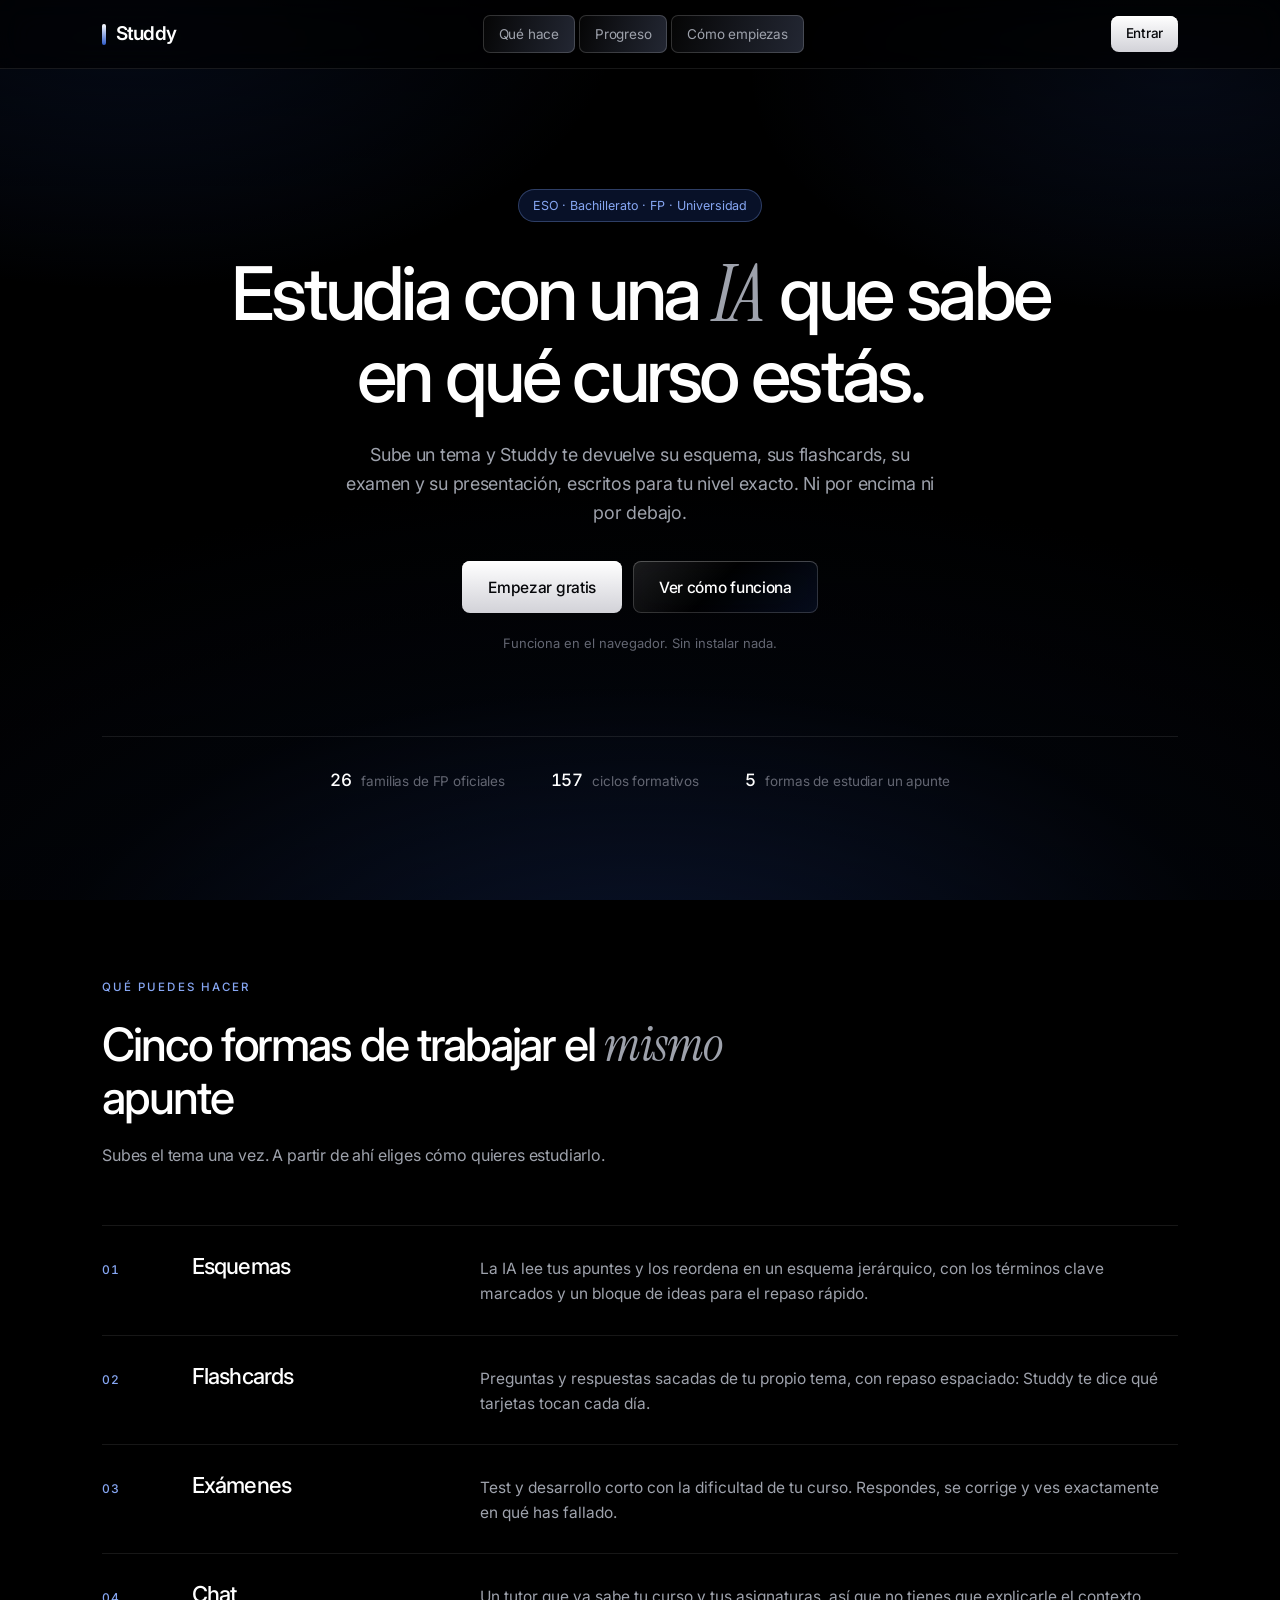
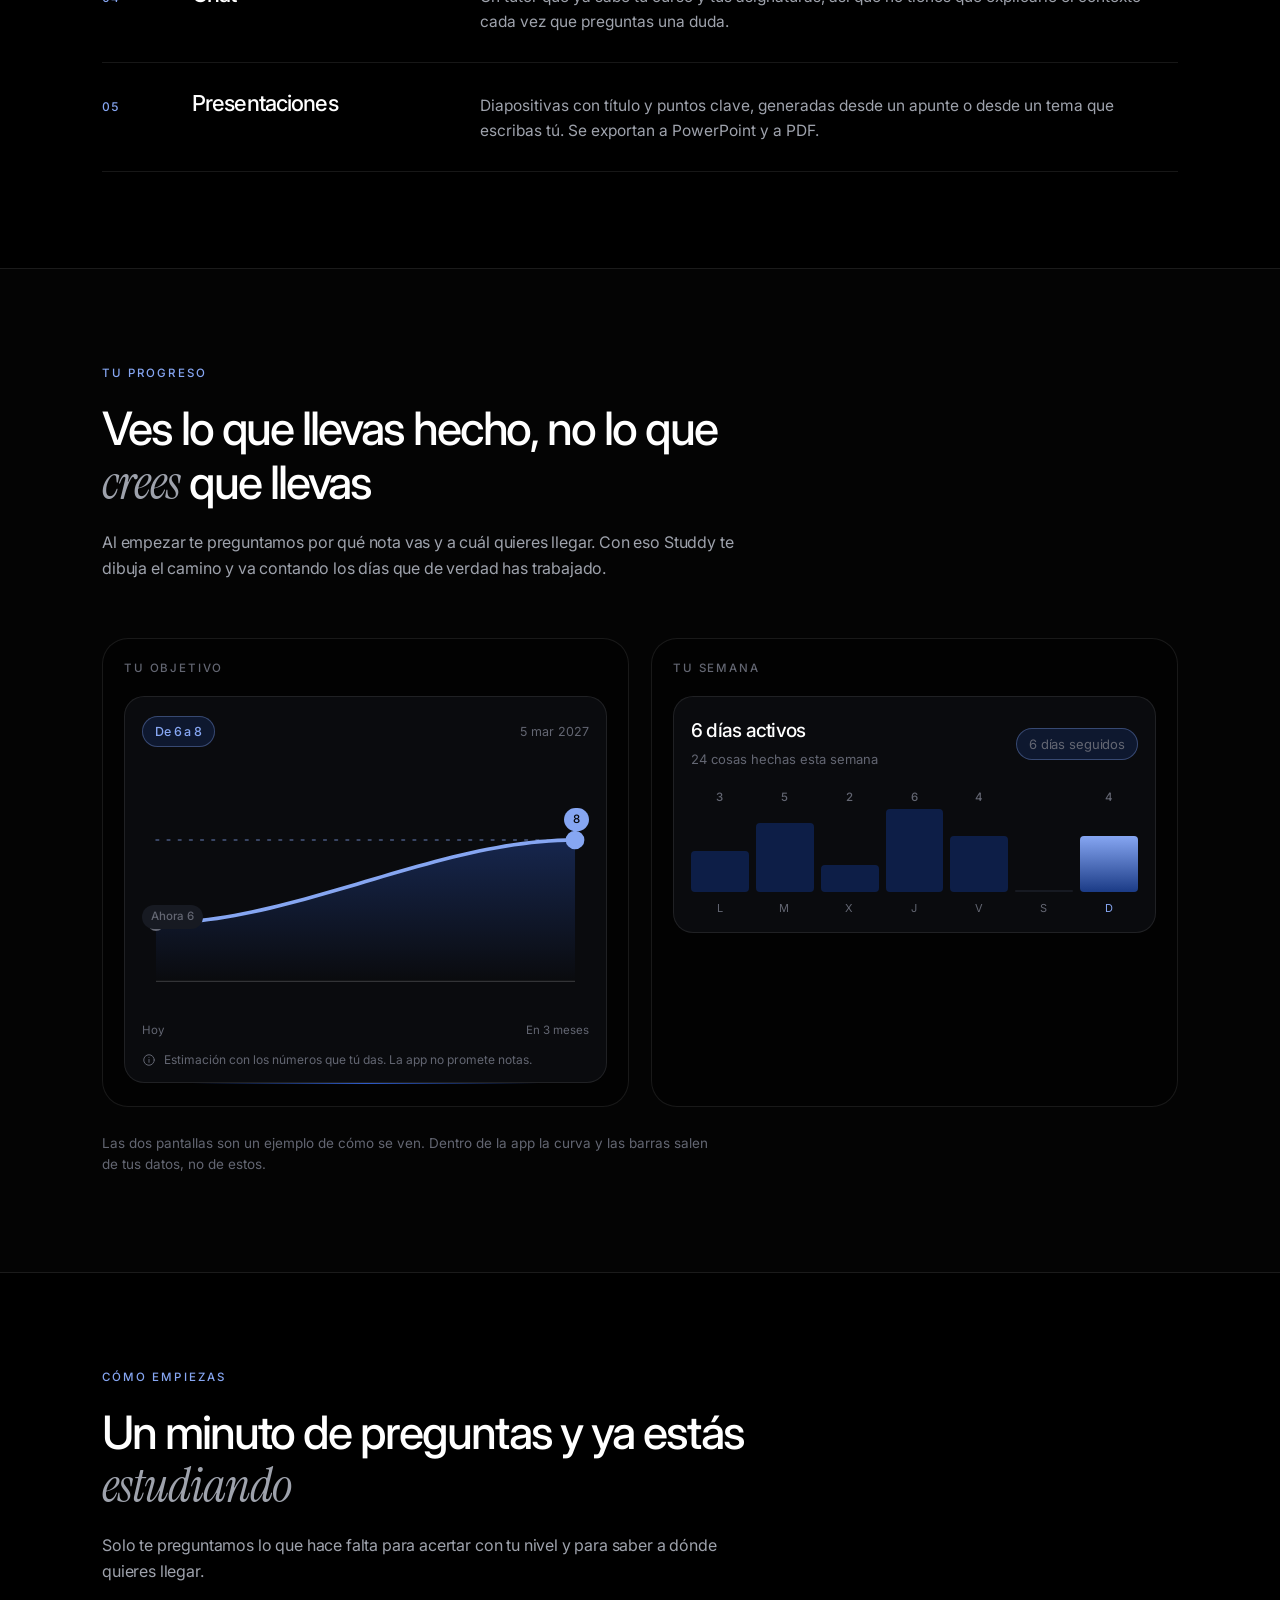
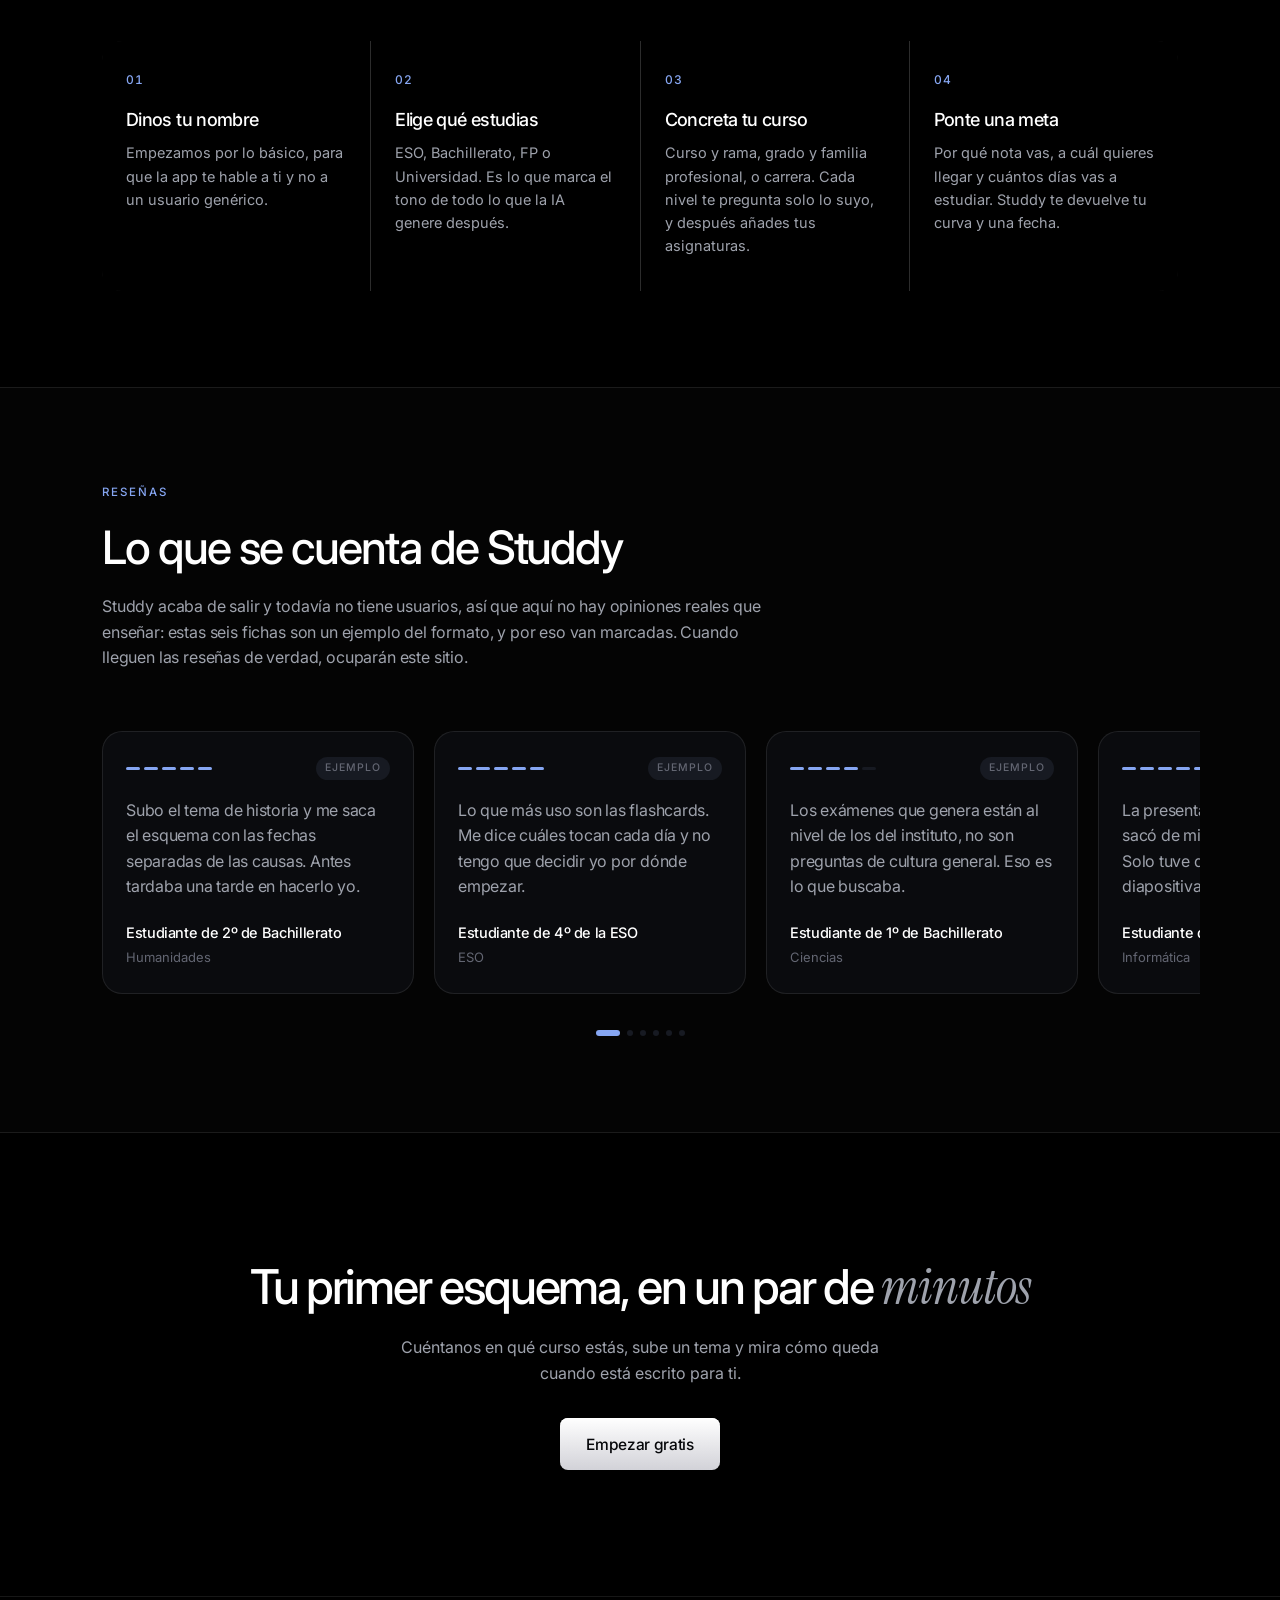
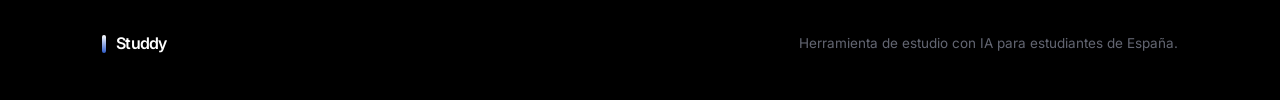
<file: index.html>
<!DOCTYPE html>
<html lang="es">
<head>
<meta charset="utf-8">
<meta name="viewport" content="width=device-width, initial-scale=1, viewport-fit=cover">
<title>Studdy — Estudia con una IA que sabe en qué curso estás</title>
<meta name="description" content="Sube tus apuntes y obtén esquemas, flashcards, exámenes y presentaciones escritos para tu nivel exacto, de 1º de la ESO a la universidad.">
<meta name="theme-color" content="#000000">
<script>
// Si Supabase devuelve aquí la vuelta de Google —porque el Site URL apunta a
// la raíz del sitio— se reenvía a la pantalla de acceso con lo que traiga.
// Sin esto, la sesión se perdería en la landing, que no sabe qué hacer con ella.
(function () {
  var h = window.location.hash || '';
  var q = window.location.search || '';
  if (/[#&?](access_token|refresh_token|code|error|error_description)=/.test(h + q)) {
    window.location.replace('login.html' + q + h);
  }
})();
</script>
<link rel="icon" href="assets/favicon.svg" type="image/svg+xml">
<link rel="preconnect" href="https://fonts.googleapis.com">
<link rel="preconnect" href="https://fonts.gstatic.com" crossorigin>
<link href="https://fonts.googleapis.com/css2?family=Inter:ital,opsz,wght@0,14..32,100..900&family=Instrument+Serif:ital@1&display=swap" rel="stylesheet">
<link rel="stylesheet" href="css/base.css">
<link rel="stylesheet" href="css/landing.css">
</head>
<body class="landing" style="background:#000;color:#fff">

<div class="glow" aria-hidden="true"></div>

<header class="site-header">
  <div class="wrap site-header__inner">
    <a class="brand" href="index.html">
      <span class="brand__mark" aria-hidden="true"></span>
      Studdy
    </a>

    <nav class="site-nav" aria-label="Principal">
      <a href="#funciones">Qué hace</a>
      <a href="#progreso">Progreso</a>
      <a href="#como-funciona">Cómo empiezas</a>
    </nav>

    <a class="btn btn--primary btn--sm" href="login.html">Entrar</a>
  </div>
</header>

<main>

  <!-- ==================== HERO ==================== -->
  <section class="hero">
    <div class="wrap hero__copy">

      <p class="hero__eyebrow">ESO · Bachillerato · FP · Universidad</p>

      <h1 class="hero__title">
        Estudia con una <em>IA</em> que sabe<br>
        en qué curso estás.
      </h1>

      <p class="hero__lead">
        Sube un tema y Studdy te devuelve su esquema, sus flashcards, su examen y
        su presentación, escritos para tu nivel exacto. Ni por encima ni por debajo.
      </p>

      <div class="hero__actions">
        <a class="btn btn--primary btn--lg" href="login.html">Empezar gratis</a>
        <a class="btn btn--ghost btn--lg" href="#como-funciona">Ver cómo funciona</a>
      </div>

      <p class="hero__note">Funciona en el navegador. Sin instalar nada.</p>

    </div>

    <div class="wrap">
      <div class="hero__stats">
        <span class="hero__stat"><b>26</b> familias de FP oficiales</span>
        <span class="hero__stat"><b>157</b> ciclos formativos</span>
        <span class="hero__stat"><b>5</b> formas de estudiar un apunte</span>
      </div>
    </div>
  </section>

  <!-- ==================== FUNCIONALIDADES ==================== -->
  <section class="section" id="funciones">
    <div class="wrap">
      <div class="section__head">
        <p class="section__kicker">Qué puedes hacer</p>
        <h2 class="section__title">Cinco formas de trabajar el <em>mismo</em> apunte</h2>
        <p class="section__lead">
          Subes el tema una vez. A partir de ahí eliges cómo quieres estudiarlo.
        </p>
      </div>

      <ol class="features">

        <li class="feature">
          <h3 class="feature__title">Esquemas</h3>
          <p class="feature__text">
            La IA lee tus apuntes y los reordena en un esquema jerárquico, con los
            términos clave marcados y un bloque de ideas para el repaso rápido.
          </p>
        </li>

        <li class="feature">
          <h3 class="feature__title">Flashcards</h3>
          <p class="feature__text">
            Preguntas y respuestas sacadas de tu propio tema, con repaso espaciado:
            Studdy te dice qué tarjetas tocan cada día.
          </p>
        </li>

        <li class="feature">
          <h3 class="feature__title">Exámenes</h3>
          <p class="feature__text">
            Test y desarrollo corto con la dificultad de tu curso. Respondes, se
            corrige y ves exactamente en qué has fallado.
          </p>
        </li>

        <li class="feature">
          <h3 class="feature__title">Chat</h3>
          <p class="feature__text">
            Un tutor que ya sabe tu curso y tus asignaturas, así que no tienes que
            explicarle el contexto cada vez que preguntas una duda.
          </p>
        </li>

        <li class="feature">
          <h3 class="feature__title">Presentaciones</h3>
          <p class="feature__text">
            Diapositivas con título y puntos clave, generadas desde un apunte o desde
            un tema que escribas tú. Se exportan a PowerPoint y a PDF.
          </p>
        </li>

      </ol>
    </div>
  </section>

  <!-- ==================== PROGRESO ==================== -->
  <section class="section section--tint" id="progreso">
    <div class="wrap">
      <div class="section__head">
        <p class="section__kicker">Tu progreso</p>
        <h2 class="section__title">Ves lo que llevas hecho, no lo que <em>crees</em> que llevas</h2>
        <p class="section__lead">
          Al empezar te preguntamos por qué nota vas y a cuál quieres llegar. Con eso
          Studdy te dibuja el camino y va contando los días que de verdad has trabajado.
        </p>
      </div>

      <div class="demos">
        <div class="demo">
          <p class="demo__label">Tu objetivo</p>
          <div id="demo-objetivo"></div>
        </div>
        <div class="demo">
          <p class="demo__label">Tu semana</p>
          <div id="demo-semana"></div>
        </div>
      </div>

      <p class="demo__aviso">
        Las dos pantallas son un ejemplo de cómo se ven. Dentro de la app la curva y
        las barras salen de tus datos, no de estos.
      </p>
    </div>
  </section>

  <!-- ==================== CÓMO FUNCIONA ==================== -->
  <section class="section" id="como-funciona">
    <div class="wrap">
      <div class="section__head">
        <p class="section__kicker">Cómo empiezas</p>
        <h2 class="section__title">Un minuto de preguntas y ya estás <em>estudiando</em></h2>
        <p class="section__lead">
          Solo te preguntamos lo que hace falta para acertar con tu nivel y para saber
          a dónde quieres llegar.
        </p>
      </div>

      <ol class="steps">

        <li class="step">
          <h3 class="step__title">Dinos tu nombre</h3>
          <p class="step__text">
            Empezamos por lo básico, para que la app te hable a ti y no a un usuario
            genérico.
          </p>
        </li>

        <li class="step">
          <h3 class="step__title">Elige qué estudias</h3>
          <p class="step__text">
            ESO, Bachillerato, FP o Universidad. Es lo que marca el tono de todo lo que
            la IA genere después.
          </p>
        </li>

        <li class="step">
          <h3 class="step__title">Concreta tu curso</h3>
          <p class="step__text">
            Curso y rama, grado y familia profesional, o carrera. Cada nivel te pregunta
            solo lo suyo, y después añades tus asignaturas.
          </p>
        </li>

        <li class="step">
          <h3 class="step__title">Ponte una meta</h3>
          <p class="step__text">
            Por qué nota vas, a cuál quieres llegar y cuántos días vas a estudiar. Studdy
            te devuelve tu curva y una fecha.
          </p>
        </li>

      </ol>
    </div>
  </section>

  <!-- ==================== RESEÑAS ==================== -->
  <section class="section section--tint" id="resenas">
    <div class="wrap">
      <div class="section__head">
        <p class="section__kicker">Reseñas</p>
        <h2 class="section__title">Lo que se cuenta de Studdy</h2>
        <p class="section__lead">
          Studdy acaba de salir y todavía no tiene usuarios, así que aquí no hay
          opiniones reales que enseñar: estas seis fichas son un ejemplo del formato, y
          por eso van marcadas. Cuando lleguen las reseñas de verdad, ocuparán este sitio.
        </p>
      </div>

      <div class="reviews" id="resenas-pista"></div>
      <div class="dots" id="resenas-puntos"></div>
    </div>
  </section>

  <!-- ==================== CIERRE ==================== -->
  <section class="section">
    <div class="wrap closer">
      <h2 class="closer__title">Tu primer esquema, en un par de <em>minutos</em></h2>
      <p class="closer__lead">
        Cuéntanos en qué curso estás, sube un tema y mira cómo queda cuando está escrito
        para ti.
      </p>
      <a class="btn btn--primary btn--lg" href="login.html">Empezar gratis</a>
    </div>
  </section>

</main>

<footer class="site-footer">
  <div class="wrap site-footer__inner">
    <span class="brand" style="font-size:16px">
      <span class="brand__mark" aria-hidden="true" style="height:18px"></span>
      Studdy
    </span>
    <span>Herramienta de estudio con IA para estudiantes de España.</span>
  </div>
</footer>

<script src="js/core.js"></script>
<script src="js/icons.js"></script>
<script src="js/charts.js"></script>
<script src="js/landing.js"></script>
</body>
</html>
</file>
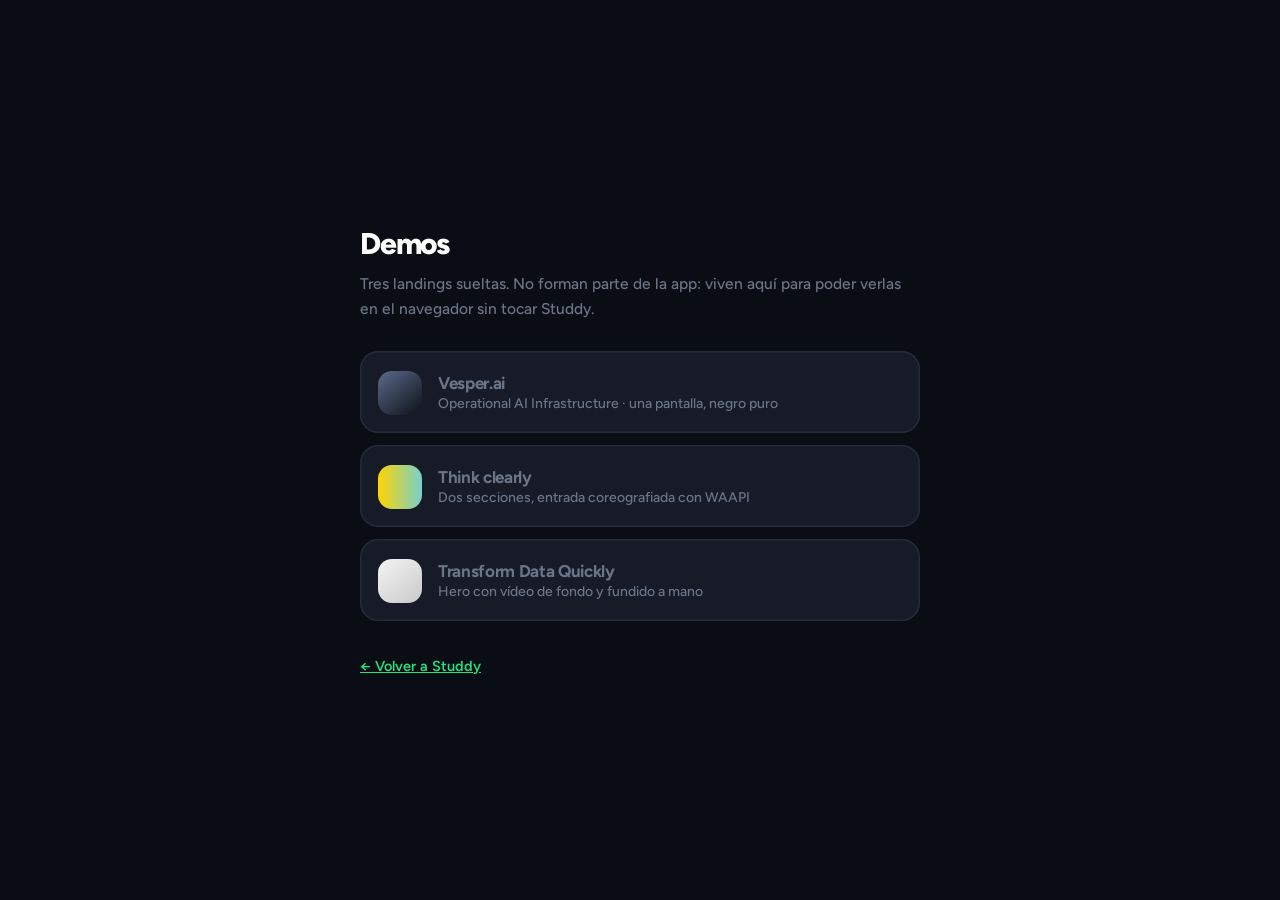
<file: demos/index.html>
<!DOCTYPE html>
<html lang="es">
<head>
<meta charset="utf-8">
<meta name="viewport" content="width=device-width, initial-scale=1">
<title>Demos — Studdy</title>
<meta name="robots" content="noindex">
<link rel="icon" href="../assets/favicon.svg" type="image/svg+xml">
<link rel="preconnect" href="https://fonts.googleapis.com">
<link rel="preconnect" href="https://fonts.gstatic.com" crossorigin>
<link href="https://fonts.googleapis.com/css2?family=Figtree:wght@400;500;600;700;800&display=swap" rel="stylesheet">
<style>
*,*::before,*::after{box-sizing:border-box;margin:0;padding:0}
body{
  background:#0A0D14;color:#fff;
  font-family:'Figtree',ui-sans-serif,system-ui,sans-serif;
  -webkit-font-smoothing:antialiased;
  min-height:100vh;display:grid;place-items:center;padding:40px 20px;
}
.wrap{width:100%;max-width:560px}
h1{font-size:30px;font-weight:800;letter-spacing:-.04em;margin-bottom:10px}
.lead{color:#6B7588;font-size:15.5px;font-weight:500;line-height:1.55;margin-bottom:30px}
a.card{
  display:flex;align-items:center;gap:16px;
  padding:18px;margin-bottom:12px;
  border-radius:18px;background:#161B27;
  box-shadow:inset 0 0 0 1.5px #232A38;
  color:inherit;text-decoration:none;
  transition:background .2s ease,transform .15s ease;
}
a.card:hover{background:#1E2431}
a.card:active{transform:scale(.99)}
.dot{width:44px;height:44px;border-radius:14px;flex:none}
.d1{background:linear-gradient(140deg,#5b6b8c,#0d1017)}
.d2{background:linear-gradient(90deg,#ffd400,#78d0cd)}
.d3{background:linear-gradient(140deg,#f4f4f4,#c9c9c9)}
b{display:block;font-size:17px;font-weight:700;letter-spacing:-.02em}
span{display:block;font-size:14px;color:#6B7588;font-weight:500;margin-top:2px}
.back{display:inline-block;margin-top:24px;color:#22E07E;font-size:14.5px;font-weight:600}
</style>
</head>
<body>
<div class="wrap">
  <h1>Demos</h1>
  <p class="lead">
    Tres landings sueltas. No forman parte de la app: viven aquí para poder verlas
    en el navegador sin tocar Studdy.
  </p>

  <a class="card" href="vesper/">
    <span class="dot d1"></span>
    <span><b>Vesper.ai</b><span>Operational AI Infrastructure &middot; una pantalla, negro puro</span></span>
  </a>

  <a class="card" href="clarity/">
    <span class="dot d2"></span>
    <span><b>Think clearly</b><span>Dos secciones, entrada coreografiada con WAAPI</span></span>
  </a>

  <a class="card" href="transform/">
    <span class="dot d3"></span>
    <span><b>Transform Data Quickly</b><span>Hero con vídeo de fondo y fundido a mano</span></span>
  </a>

  <a class="back" href="../index.html">&larr; Volver a Studdy</a>
</div>
</body>
</html>
</file>
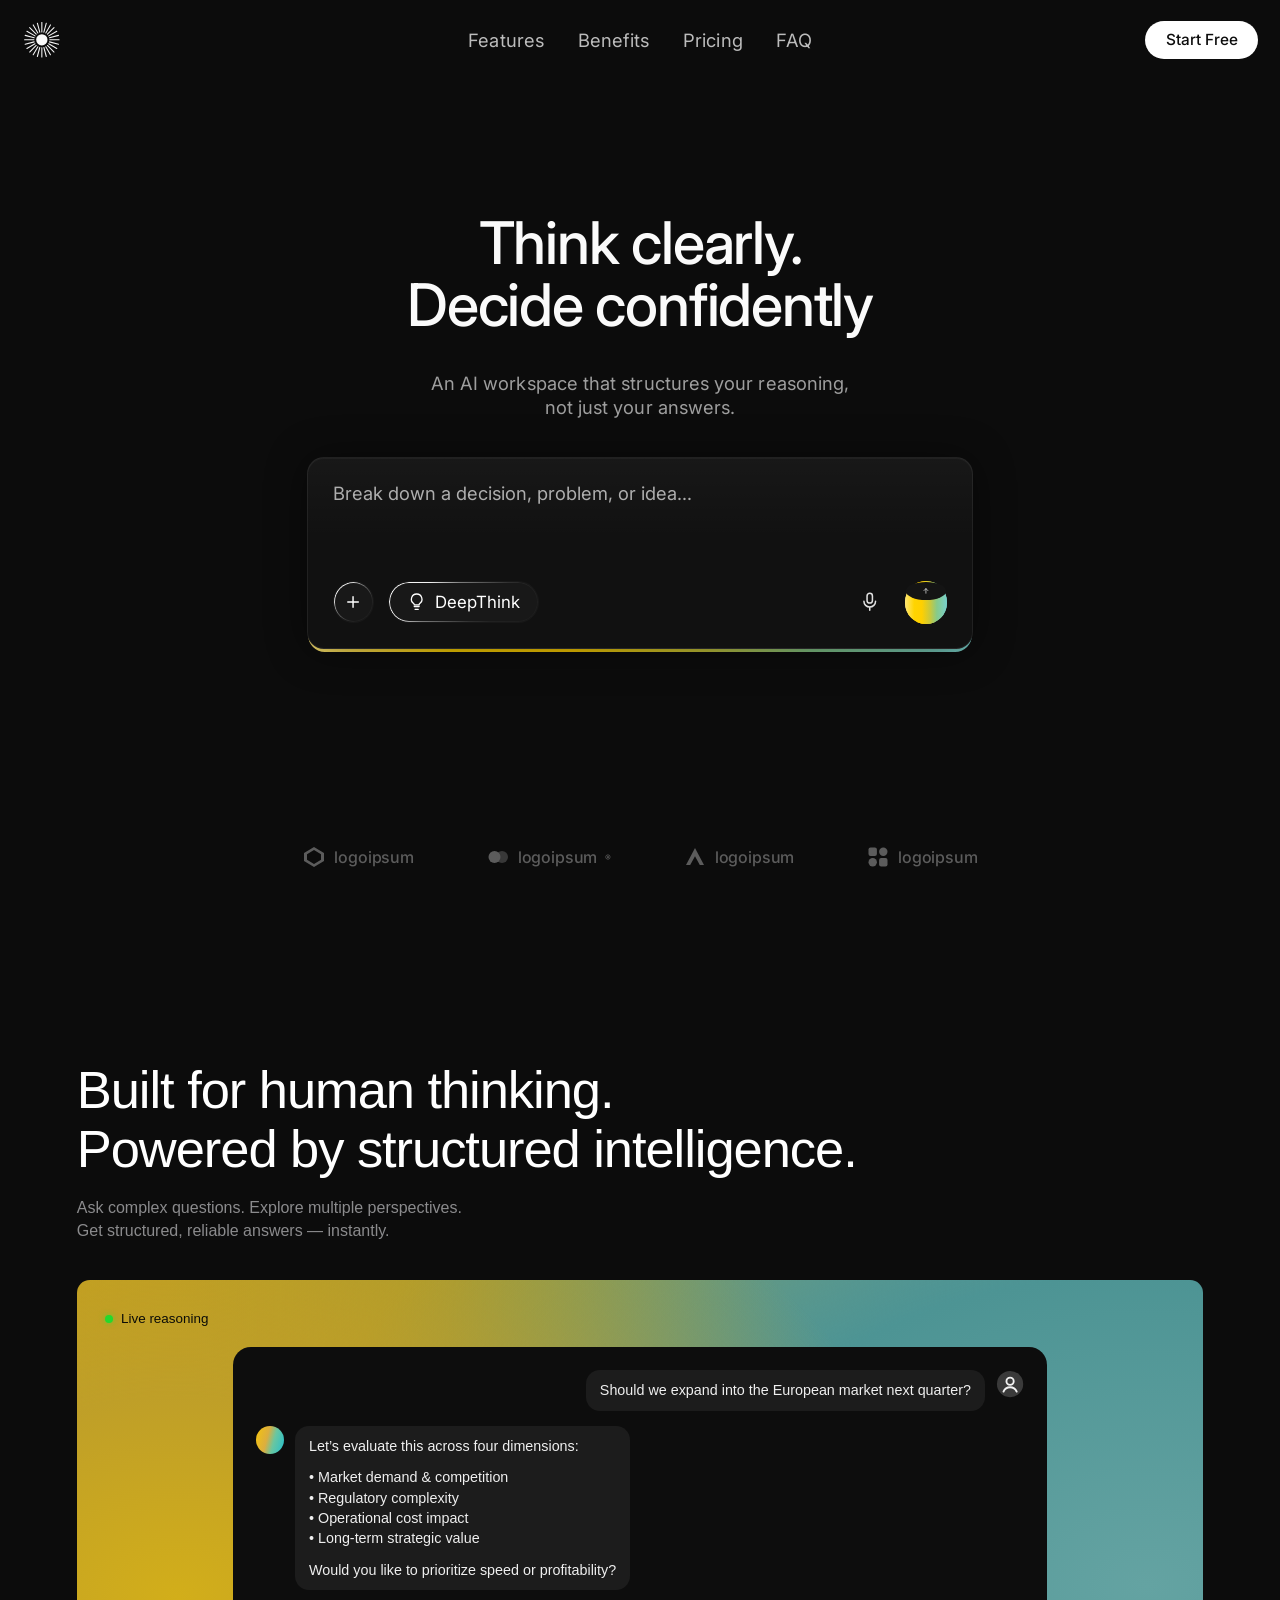
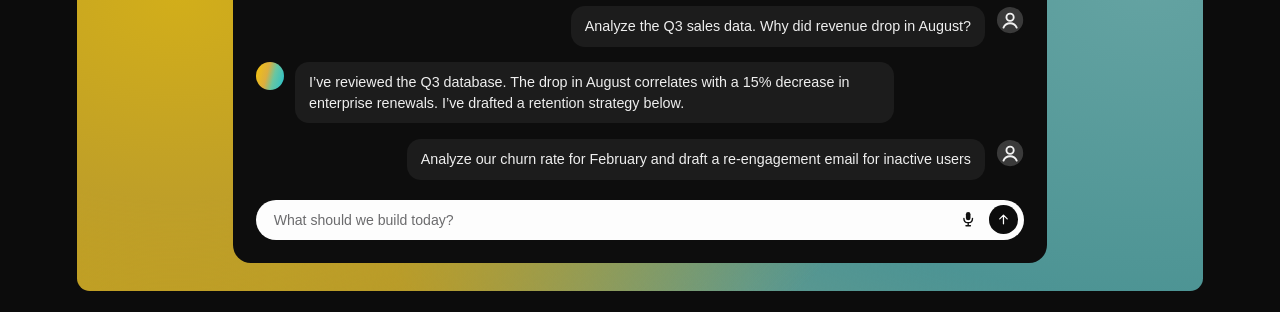
<file: demos/clarity/index.html>
<!DOCTYPE html>
<html lang="en">
<head>
<meta charset="utf-8">
<meta name="viewport" content="width=device-width, initial-scale=1, viewport-fit=cover">
<title>Think clearly. Decide confidently</title>
<meta name="description" content="An AI workspace that structures your reasoning, not just your answers.">
<link rel="preconnect" href="https://fonts.googleapis.com">
<link rel="preconnect" href="https://fonts.gstatic.com" crossorigin>
<link rel="stylesheet" href="https://fonts.googleapis.com/css2?family=Inter:wght@400;500;600&display=swap">
<script>
/* Se arma antes de pintar: así nada aparece y luego se esconde. Si el
   temporizado falla, el failsafe de 3.5 s devuelve la página a la vista. */
(function () {
  try {
    if (window.matchMedia && window.matchMedia('(prefers-reduced-motion: reduce)').matches) return;
    var h = document.documentElement;
    h.classList.add('entrance', 'entrance-s2');
    setTimeout(function () { h.classList.remove('entrance'); }, 3500);
  } catch (e) { /* sin animación de entrada, pero visible */ }
})();
</script>
<style>
*, *::before, *::after { box-sizing: border-box; margin: 0; padding: 0; }

html {
  font-size: 16px;
  scroll-behavior: smooth;
}
@media (prefers-reduced-motion: reduce) { html { scroll-behavior: auto; } }

body {
  background: #0c0c0c;
  color: #fff;
  -webkit-font-smoothing: antialiased;
  -moz-osx-font-smoothing: grayscale;
}
body.menu-open { overflow: hidden; }

a { color: inherit; text-decoration: none; }
button { font-family: inherit; color: inherit; background: none; border: 0; cursor: pointer; }
ul { list-style: none; }
svg { display: block; }

/* ==========================================================================
   Estado de entrada
   ========================================================================== */

html.entrance .section-one [data-enter] { opacity: 0; }
html.entrance .section-one .hl-line { opacity: 0; }
html.entrance .section-one .hl-mask { overflow: hidden; }

html.entrance-s2 .section-two [data-enter] { opacity: 0; }
html.entrance-s2 .section-two .hl-line { opacity: 0; }
html.entrance-s2 .section-two .hl-mask { overflow: hidden; }

.hl-mask {
  display: block;
  padding-bottom: 0.16em;
  margin-bottom: -0.16em;
}

/* ==========================================================================
   SECCIÓN 1 — hero
   ========================================================================== */

.section-one {
  --bg: #0c0c0c;
  --box: #111111;
  --hairline: rgba(255, 255, 255, 0.065);
  --heading: #fafafa;
  --subtitle: #9e9e9e;
  --nav: #bcbcbc;
  --placeholder: #aeaeae;
  --chip-fill: rgba(255, 255, 255, 0.028);
  --chip-border: rgba(255, 255, 255, 0.30);
  --chip-edge: linear-gradient(135deg,
    rgba(255, 255, 255, 1) 0%,
    rgba(255, 255, 255, 0.94) 22%,
    rgba(255, 255, 255, 0.44) 38%,
    rgba(255, 255, 255, 0.28) 50%,
    rgba(255, 255, 255, 0.11) 63%,
    rgba(255, 255, 255, 0.04) 75%,
    rgba(255, 255, 255, 0.02) 100%);
  --icon: #e8e8e8;
  --mic: #e1e1e1;
  --strip: #5c5c5c;
  --grad: linear-gradient(90deg,
    rgba(255, 232, 120, 0) 0%, #ffe776 6%, #ffd400 26%, #ffd000 42%,
    #c9c93c 60%, #86ca8a 74%, #78d0cd 88%, rgba(120, 208, 205, 0.55) 100%);
  --grad-solid: linear-gradient(90deg,
    #ffe776 0%, #ffd400 22%, #ffd000 40%, #c9c93c 60%, #86ca8a 76%, #78d0cd 100%);

  min-height: 100dvh;
  background: var(--bg);
  font-family: "Inter", "Helvetica Neue", Arial, system-ui, sans-serif;
}

.page {
  min-height: 100dvh;
  display: flex;
  flex-direction: column;
  padding: clamp(14px, 1.55vw, 26px) clamp(16px, 1.7vw, 28px) 0;
}

/* --- Topbar --- */

.topbar {
  display: grid;
  grid-template-columns: 1fr auto 1fr;
  align-items: center;
}

.logo { justify-self: start; display: inline-flex; }
.logo svg { width: clamp(34px, 3.1vw, 52px); height: clamp(34px, 3.1vw, 52px); }

.nav-links {
  justify-self: center;
  display: flex;
  align-items: center;
  gap: clamp(1.6rem, 2.63vw, 2.75rem);
}
.nav-links a {
  color: var(--nav);
  font-weight: 400;
  font-size: clamp(1rem, 1.435vw, 1.5rem);
  letter-spacing: 0.005em;
  transition: color 0.18s ease;
}
.nav-links a:hover { color: #f2f2f2; }

.cta {
  justify-self: end;
  background: #ffffff;
  color: #0c0c0c;
  font-weight: 500;
  font-size: clamp(0.95rem, 1.2vw, 1.15rem);
  border-radius: 999px;
  padding: clamp(0.55em, 0.9vw, 0.62em) clamp(1.1em, 2vw, 1.35em);
  transition: background 0.18s ease, transform 0.12s ease;
}
.cta:hover { background: #ededed; }
.cta:active { transform: scale(0.98); }

.burger {
  display: none;
  justify-self: end;
  width: 44px;
  height: 44px;
  padding: 0;
  place-items: center;
  gap: 6px;
}
.burger i {
  display: block;
  width: 22px;
  height: 1px;
  background: rgba(255, 255, 255, 0.55);
  transition: transform 0.26s ease, opacity 0.2s ease;
}
.burger[aria-expanded="true"] i:nth-child(1) { transform: translateY(7px) rotate(45deg); }
.burger[aria-expanded="true"] i:nth-child(2) { opacity: 0; }
.burger[aria-expanded="true"] i:nth-child(3) { transform: translateY(-7px) rotate(-45deg); }

/* --- Hero copy --- */

.hero {
  flex: 1;
  display: flex;
  flex-direction: column;
  align-items: center;
  justify-content: center;
  text-align: center;
}

.hero h1 {
  font-weight: 500;
  color: var(--heading);
  line-height: 1.04;
  letter-spacing: -0.021em;
  font-size: clamp(2rem, 5.263vw, 5.5rem);
}

.subtitle {
  color: var(--subtitle);
  font-weight: 400;
  font-size: clamp(0.95rem, 1.435vw, 1.5rem);
  line-height: 1.3;
  letter-spacing: 0.004em;
  margin-top: clamp(1.1rem, 2.9vw, 3rem);
}

/* --- Composer --- */

.composer-shell {
  width: 100%;
  display: flex;
  justify-content: center;
  isolation: isolate;
  transform: translate3d(0, 0, 0);
}

.composer {
  position: relative;
  width: clamp(300px, 55vw, 913px);
  margin-top: clamp(1.2rem, 2.9vw, 3.05rem);
  background:
    linear-gradient(180deg, rgba(255, 255, 255, 0.028), rgba(255, 255, 255, 0) 42%),
    #111111;
  border: 1px solid rgba(255, 255, 255, 0.065);
  border-radius: clamp(14px, 1.32vw, 22px);
  box-shadow: 0 2px 40px rgba(0, 0, 0, 0.45), inset 0 1px 0 rgba(255, 255, 255, 0.04);
  padding: clamp(16px, 1.9vw, 32px);
  min-height: clamp(150px, 17.2vw, 288px);
  display: flex;
  flex-direction: column;
  text-align: left;
}

.composer-glow {
  position: absolute;
  z-index: -1;
  left: 0;
  right: 0;
  top: 0;
  bottom: calc(-1 * clamp(3px, 0.35vw, 6px));
  border-radius: inherit;
  background: var(--grad-solid);
  filter: blur(0.4px);
  opacity: 0.95;
}

.composer-placeholder {
  color: var(--placeholder);
  font-size: clamp(0.95rem, 1.435vw, 1.5rem);
}

.controls {
  margin-top: auto;
  display: flex;
  align-items: center;
  gap: clamp(8px, 1.08vw, 18px);
  padding-top: clamp(18px, 2vw, 34px);
}

.chip {
  position: relative;
  display: inline-flex;
  align-items: center;
  justify-content: center;
  gap: 0.55em;
  height: clamp(38px, 3.23vw, 54px);
  border-radius: 999px;
  background: var(--chip-fill);
  border: 1px solid var(--chip-border);       /* respaldo plano */
  color: #fff;
  transition: background 0.18s ease;
}
.chip:hover { background: rgba(255, 255, 255, 0.06); }

/* Anillo de 1px con degradado, recortado con máscara. Donde haya soporte
   sustituye al borde plano de arriba. */
@supports ((-webkit-mask-composite: xor) or (mask-composite: exclude)) {
  .chip { border-color: transparent; }
  .chip::before {
    content: "";
    position: absolute;
    inset: 0;
    border-radius: inherit;
    padding: 1px;
    background: var(--chip-edge);
    -webkit-mask: linear-gradient(#000 0 0) content-box, linear-gradient(#000 0 0);
    mask: linear-gradient(#000 0 0) content-box, linear-gradient(#000 0 0);
    -webkit-mask-composite: xor;
    mask-composite: exclude;
    pointer-events: none;
  }
}

.chip-round { width: clamp(38px, 3.23vw, 54px); padding: 0; }
.chip-round svg { width: 46%; height: 46%; }

.chip-pill {
  padding: 0 clamp(12px, 1.4vw, 23px);
  font-size: clamp(0.9rem, 1.316vw, 1.375rem);
}
.chip-pill svg { width: 1.15em; height: 1.15em; }

.spacer { flex: 1; }

.mic {
  display: inline-flex;
  align-items: center;
  justify-content: center;
  width: clamp(38px, 3.23vw, 54px);
  height: clamp(38px, 3.23vw, 54px);
  color: var(--mic);
}
.mic svg { width: 52%; height: 52%; }

.send {
  --send-ring: clamp(1.1px, 0.092vw, 1.53px);
  position: relative;
  display: flex;
  width: clamp(40px, 3.35vw, 56px);
  height: clamp(40px, 3.35vw, 56px);
  padding: var(--send-ring);
  border-radius: 50%;
  background: var(--grad-solid);
  transition: filter 0.18s ease, transform 0.12s ease;
}
.send::before {
  content: "";
  position: absolute;
  inset: 0;
  border-radius: 50%;
  background: var(--grad-solid);
}
.send:hover { filter: brightness(1.08); }
.send:active { transform: scale(0.95); }

.send-inner {
  position: relative;
  z-index: 1;
  flex: 1;
  display: grid;
  place-items: center;
  border-radius: 50%;
  background: #141414;
}
.send-inner svg { width: 44%; height: 44%; }

html.hero-ready .send::before { animation: send-ring-sweep 10s linear infinite; }
@keyframes send-ring-sweep {
  from { transform: rotate(0deg); }
  to   { transform: rotate(360deg); }
}

/* --- Trust logos --- */

.trust {
  display: flex;
  align-items: center;
  justify-content: center;
  flex-wrap: wrap;
  gap: clamp(1.6rem, 5.6vw, 5.9rem);
  color: var(--strip);
  padding: clamp(22px, 3.4vw, 54px) 0 clamp(18px, 2.4vw, 34px);
}
.brand {
  display: inline-flex;
  align-items: center;
  gap: 0.5em;
  font-size: clamp(0.95rem, 1.25vw, 1.3rem);
  font-weight: 500;
  letter-spacing: -0.01em;
}
.brand svg { width: 1.5em; height: 1.5em; }
.brand sup { font-size: 0.55em; vertical-align: super; }

/* --- Overlay de móvil --- */

.overlay {
  position: fixed;
  inset: 0;
  z-index: 90;
  display: flex;
  flex-direction: column;
  justify-content: center;
  padding: clamp(24px, 6vw, 48px);
  background:
    radial-gradient(70% 50% at 15% 12%, rgba(255, 212, 0, 0.14) 0%, transparent 62%),
    radial-gradient(70% 50% at 88% 84%, rgba(120, 208, 205, 0.14) 0%, transparent 62%),
    linear-gradient(180deg, rgba(12, 12, 12, 0.94), rgba(12, 12, 12, 0.97));
  backdrop-filter: blur(22px) saturate(120%);
  -webkit-backdrop-filter: blur(22px) saturate(120%);
  opacity: 0;
  visibility: hidden;
  transition: opacity 0.34s ease, visibility 0.34s ease;
}
.overlay.open { opacity: 1; visibility: visible; }

.overlay ul { display: flex; flex-direction: column; gap: clamp(0.4rem, 2vw, 1rem); }

.overlay a.big {
  position: relative;
  display: inline-block;
  font-size: clamp(2rem, 9vw, 3.4rem);
  font-weight: 500;
  letter-spacing: -0.02em;
  color: #fafafa;
  padding: 0.08em 0;
  opacity: 0;
  transform: translateY(18px);
  transition: opacity 0.42s cubic-bezier(0.22, 1, 0.36, 1),
              transform 0.42s cubic-bezier(0.22, 1, 0.36, 1);
}
.overlay.open a.big { opacity: 1; transform: none; }
.overlay.open li:nth-child(1) a.big { transition-delay: 0.08s; }
.overlay.open li:nth-child(2) a.big { transition-delay: 0.14s; }
.overlay.open li:nth-child(3) a.big { transition-delay: 0.20s; }
.overlay.open li:nth-child(4) a.big { transition-delay: 0.26s; }

.overlay a.big::after {
  content: "";
  position: absolute;
  left: 0;
  bottom: 0;
  height: 2px;
  width: 0;
  background: var(--grad);
  transition: width 0.32s cubic-bezier(0.22, 1, 0.36, 1);
}
.overlay a.big:hover::after { width: 100%; }

.overlay-foot { margin-top: auto; padding-top: clamp(20px, 6vw, 40px); }
.overlay-bar { height: 2px; background: var(--grad); margin-bottom: clamp(16px, 4vw, 26px); }
.overlay-cta {
  display: block;
  width: 100%;
  text-align: center;
  background: #fff;
  color: #0c0c0c;
  font-weight: 500;
  font-size: 1.05rem;
  border-radius: 999px;
  padding: 0.95em 1em;
}

/* ==========================================================================
   SECCIÓN 2 — features
   ========================================================================== */

.section-two {
  --heading: #ffffff;
  --subhead: #8b8b8d;
  --panel-bg: #0d0d0d;
  --bubble-bg: #1c1c1c;
  --msg-text: #efefef;
  --reason-text: #0b0c07;
  --green: #23d92c;
  --input-bg: #fdfdfd;
  --placeholder: #6b6b6d;
  --send-bg: #0c0c0c;

  min-height: 100dvh;
  background: #0c0c0c;
  padding: clamp(20px, 3.2vh, 42px) clamp(16px, 6vw, 91px) clamp(16px, 2.4vh, 32px);
  font-family: -apple-system, BlinkMacSystemFont, "Helvetica Neue", "Segoe UI", Arial, sans-serif;
}

.wrap { max-width: 1300px; margin-inline: auto; }

.section-two h2 {
  font-weight: 400;
  color: var(--heading);
  letter-spacing: -0.02em;
  font-size: clamp(1.6rem, 4.1vw, 3.3rem);
  line-height: 1.11;
}

.subhead {
  color: var(--subhead);
  font-size: clamp(0.82rem, 1.25vw, 1.125rem);
  line-height: 1.45;
  margin-top: clamp(10px, 1.4vw, 18px);
}

.panel {
  position: relative;
  margin-top: clamp(20px, 3vw, 40px);
  border-radius: clamp(10px, 1vw, 14px);
  padding: clamp(16px, 2.2vw, 34px);
  background:
    radial-gradient(120% 150% at 9% 52%, #d2ae1a 0%, #bf9f28 22%, rgba(175, 155, 55, 0) 56%),
    radial-gradient(120% 150% at 95% 50%, #64a3a2 0%, #4d9494 34%, rgba(70, 140, 140, 0) 64%),
    radial-gradient(80% 110% at 42% 6%, rgba(150, 160, 55, .55) 0%, rgba(150, 160, 60, 0) 42%),
    linear-gradient(96deg, #c6a119 0%, #b0972a 32%, #7ba184 62%, #509393 100%);
}
.panel::after {
  content: "";
  position: absolute;
  inset: 0;
  border-radius: inherit;
  background: radial-gradient(135% 120% at 50% 50%, transparent 58%, rgba(0, 0, 0, .30) 100%);
  pointer-events: none;
}

.live {
  position: relative;
  z-index: 1;
  display: inline-flex;
  align-items: center;
  gap: 0.6em;
  color: var(--reason-text);
  font-size: clamp(0.78rem, 1.05vw, 0.95rem);
  font-weight: 500;
  margin-bottom: clamp(12px, 1.6vw, 22px);
}
.dot {
  width: 8px;
  height: 8px;
  border-radius: 50%;
  background: var(--green);
  box-shadow: 0 0 6px rgba(45, 220, 55, .65);
}

.chat {
  position: relative;
  z-index: 1;
  max-width: 814px;
  margin-inline: auto;
  background: var(--panel-bg);
  border-radius: clamp(12px, 1.4vw, 18px);
  padding: clamp(14px, 1.8vw, 26px);
}

.msg { display: flex; gap: 0.7em; margin-bottom: clamp(10px, 1.2vw, 16px); }
.msg-user { justify-content: flex-end; }
.msg-ai { justify-content: flex-start; }

.avatar { width: clamp(26px, 2.2vw, 32px); height: clamp(26px, 2.2vw, 32px); flex: none; border-radius: 50%; }
.avatar-ai { background: linear-gradient(105deg, #f5c40a 0%, #dcae3f 40%, #6ac6a0 62%, #22c0cf 100%); }

.bubble {
  background: var(--bubble-bg);
  color: var(--msg-text);
  border-radius: clamp(11px, 1.1vw, 15px);
  max-width: 78%;
  padding: 0.72em 0.95em;
  font-size: clamp(0.8rem, 1.12vw, 1.06rem);
  line-height: 1.42;
}
.bubble .gap { display: block; height: 0.75em; }

.inputbar {
  position: relative;
  z-index: 1;
  display: flex;
  align-items: center;
  gap: 0.7em;
  height: clamp(40px, 4.4vh, 48px);
  margin-top: clamp(12px, 1.6vw, 20px);
  padding: 0 0.4em 0 1.1em;
  background: var(--input-bg);
  border-radius: 999px;
}
.inputbar span { flex: 1; color: var(--placeholder); font-size: clamp(0.8rem, 1.1vw, 1rem); }
.inputbar .mic-dark { width: 1.15em; height: 1.15em; fill: #111; flex: none; }
.inputbar .send-dark {
  display: grid;
  place-items: center;
  width: calc(clamp(40px, 4.4vh, 48px) - 0.8em);
  height: calc(clamp(40px, 4.4vh, 48px) - 0.8em);
  border-radius: 50%;
  background: var(--send-bg);
  flex: none;
}
.inputbar .send-dark svg { width: 52%; height: 52%; }

/* ==========================================================================
   Breakpoints
   ========================================================================== */

@media (min-width: 1025px) {
  .hero h1 { font-size: clamp(3.25rem, 4.6vw, 4.75rem); }
  .composer { width: clamp(560px, 52vw, 820px); min-height: clamp(170px, 15vw, 250px); }
  .section-two { padding-top: clamp(130px, 12.6vw, 210px); }
}

@media (max-width: 1024px) {
  .nav-links, .cta { display: none; }
  .burger { display: grid; }
  .topbar { grid-template-columns: 1fr auto; }
  .composer { width: clamp(320px, 72vw, 760px); }
}

@media (max-width: 680px) {
  .hero h1 { font-size: clamp(1.9rem, 8.4vw, 2.6rem); }
  .subtitle br { display: none; }
  .subtitle { width: min(100%, 22rem); }
  .composer { width: 100%; }
  .chip, .chip-round, .mic { height: 44px; }
  .chip-round, .mic { width: 44px; }
  .send { width: 46px; height: 46px; }
}

@media (max-width: 600px) {
  .trust { display: grid; grid-template-columns: repeat(2, auto); justify-content: center; }
}

@media (max-width: 360px) {
  .chip-pill { padding: 0 10px; font-size: 0.85rem; }
}

@media (max-height: 520px) {
  .subhead { display: none; }
}

@media (prefers-reduced-motion: reduce) {
  *, *::before, *::after { transition: none !important; animation: none !important; }
  [data-enter], .hl-line { opacity: 1 !important; transform: none !important; }
}
</style>
</head>
<body>

<!-- ======================= SECCIÓN 1 ======================= -->
<section class="section-one" id="home">
  <div class="page">

    <header class="topbar">
      <a class="logo" href="#home" aria-label="Home" data-enter>
        <svg viewBox="0 0 52 52" aria-hidden="true">
          <g class="rays" stroke="#f4f4f4" stroke-width="1.4" stroke-linecap="round"></g>
          <circle cx="26" cy="26" r="7.4" fill="#fbfbfb"/>
        </svg>
      </a>

      <ul class="nav-links">
        <li><a href="#features" data-enter>Features</a></li>
        <li><a href="#benefits" data-enter>Benefits</a></li>
        <li><a href="#pricing"  data-enter>Pricing</a></li>
        <li><a href="#faq"      data-enter>FAQ</a></li>
      </ul>

      <a class="cta" href="#pricing" data-enter>Start Free</a>

      <button class="burger" id="burger" type="button"
              aria-controls="navOverlay" aria-expanded="false" aria-label="Open menu" data-enter>
        <i></i><i></i><i></i>
      </button>
    </header>

    <div class="hero">

      <h1>
        <span class="hl-mask"><span class="hl-line">Think clearly.</span></span>
        <span class="hl-mask"><span class="hl-line">Decide confidently</span></span>
      </h1>

      <p class="subtitle" data-enter>
        An AI workspace that structures your reasoning,<br>not just your answers.
      </p>

      <div class="composer-shell" data-enter>
        <div class="composer">
          <div class="composer-glow" data-enter aria-hidden="true"></div>

          <p class="composer-placeholder" data-enter>Break down a decision, problem, or idea&hellip;</p>

          <div class="controls">
            <button class="chip chip-round" type="button" aria-label="Add attachment" data-enter>
              <svg viewBox="0 0 24 24" fill="none" stroke="currentColor" stroke-width="1.9"
                   stroke-linecap="round" aria-hidden="true">
                <path d="M12 5v14M5 12h14"/>
              </svg>
            </button>

            <button class="chip chip-pill" type="button" data-enter>
              <svg viewBox="0 0 24 24" fill="none" stroke="currentColor" stroke-width="1.6"
                   stroke-linecap="round" stroke-linejoin="round" aria-hidden="true">
                <path d="M9 18h6M10 21.5h4"/>
                <path d="M12 2.5a6.5 6.5 0 0 0-3.8 11.8c.5.4.8 1 .8 1.6v.1h6v-.1c0-.6.3-1.2.8-1.6A6.5 6.5 0 0 0 12 2.5Z"/>
              </svg>
              DeepThink
            </button>

            <span class="spacer"></span>

            <button class="mic" type="button" aria-label="Voice input" data-enter>
              <svg viewBox="0 0 24 24" fill="none" stroke="currentColor" stroke-width="1.7"
                   stroke-linecap="round" stroke-linejoin="round" aria-hidden="true">
                <rect x="9" y="2.5" width="6" height="11" rx="3"/>
                <path d="M5.5 11.5a6.5 6.5 0 0 0 13 0M12 18v3.5"/>
              </svg>
            </button>

            <button class="send" type="button" aria-label="Send" data-enter>
              <span class="send-inner">
                <svg viewBox="0 0 24 24" fill="none" stroke="#fafafa" stroke-width="2"
                     stroke-linecap="round" stroke-linejoin="round" aria-hidden="true">
                  <path d="M12 19V5M6 11l6-6 6 6"/>
                </svg>
              </span>
            </button>
          </div>
        </div>
      </div>

    </div>

    <div class="trust">
      <span class="brand" data-enter>
        <svg viewBox="0 0 24 24" fill="currentColor" aria-hidden="true">
          <path d="M12 2 22 8v8l-10 6L2 16V8l10-6Zm0 3.1L5 9.2v5.6l7 4.1 7-4.1V9.2l-7-4.1Z"/>
        </svg>
        logoipsum
      </span>
      <span class="brand" data-enter>
        <svg viewBox="0 0 24 24" fill="currentColor" aria-hidden="true">
          <circle cx="8.5" cy="12" r="6"/>
          <circle cx="16" cy="12" r="6" opacity=".55"/>
        </svg>
        logoipsum<sup>&reg;</sup>
      </span>
      <span class="brand" data-enter>
        <svg viewBox="0 0 24 24" fill="currentColor" aria-hidden="true">
          <path d="M3 20 12 3l9 17h-4.2L12 11.2 7.2 20H3Z"/>
        </svg>
        logoipsum
      </span>
      <span class="brand" data-enter>
        <svg viewBox="0 0 24 24" fill="currentColor" aria-hidden="true">
          <rect x="2.5" y="2.5" width="8.4" height="8.4" rx="2"/>
          <rect x="13.1" y="2.5" width="8.4" height="8.4" rx="4.2"/>
          <rect x="2.5" y="13.1" width="8.4" height="8.4" rx="4.2"/>
          <rect x="13.1" y="13.1" width="8.4" height="8.4" rx="2"/>
        </svg>
        logoipsum
      </span>
    </div>

  </div>

  <div class="overlay" id="navOverlay" role="dialog" aria-modal="true" aria-label="Menu">
    <ul>
      <li><a class="big" href="#features">Features</a></li>
      <li><a class="big" href="#benefits">Benefits</a></li>
      <li><a class="big" href="#pricing">Pricing</a></li>
      <li><a class="big" href="#faq">FAQ</a></li>
    </ul>
    <div class="overlay-foot">
      <div class="overlay-bar"></div>
      <a class="overlay-cta" href="#pricing">Start Free</a>
    </div>
  </div>
</section>

<!-- ======================= SECCIÓN 2 ======================= -->
<section class="section-two" id="features">
  <div class="wrap">

    <h2>
      <span class="hl-mask"><span class="hl-line">Built for human thinking.</span></span>
      <span class="hl-mask"><span class="hl-line">Powered by structured intelligence.</span></span>
    </h2>

    <p class="subhead" data-enter>
      Ask complex questions. Explore multiple perspectives.<br>Get structured, reliable answers &mdash; instantly.
    </p>

    <div class="panel" data-enter>

      <p class="live" data-enter><span class="dot"></span>Live reasoning</p>

      <div class="chat" data-enter>

        <div class="msg msg-user" data-enter>
          <p class="bubble">Should we expand into the European market next quarter?</p>
          <svg class="avatar" viewBox="0 0 24 24" fill="none" stroke="#f2f2f2" stroke-width="1.6"
               stroke-linecap="round" aria-hidden="true">
            <circle cx="12" cy="12" r="11.2" fill="#3a3a3a" stroke="none"/>
            <circle cx="12" cy="9.6" r="3.1"/>
            <path d="M6.4 18.4a6.1 6.1 0 0 1 11.2 0"/>
          </svg>
        </div>

        <div class="msg msg-ai" data-enter>
          <span class="avatar avatar-ai" aria-hidden="true"></span>
          <p class="bubble">
            Let&rsquo;s evaluate this across four dimensions:<span class="gap"></span>
            &bull; Market demand &amp; competition<br>
            &bull; Regulatory complexity<br>
            &bull; Operational cost impact<br>
            &bull; Long-term strategic value<span class="gap"></span>
            Would you like to prioritize speed or profitability?
          </p>
        </div>

        <div class="msg msg-user" data-enter>
          <p class="bubble">Analyze the Q3 sales data. Why did revenue drop in August?</p>
          <svg class="avatar" viewBox="0 0 24 24" fill="none" stroke="#f2f2f2" stroke-width="1.6"
               stroke-linecap="round" aria-hidden="true">
            <circle cx="12" cy="12" r="11.2" fill="#3a3a3a" stroke="none"/>
            <circle cx="12" cy="9.6" r="3.1"/>
            <path d="M6.4 18.4a6.1 6.1 0 0 1 11.2 0"/>
          </svg>
        </div>

        <div class="msg msg-ai" data-enter>
          <span class="avatar avatar-ai" aria-hidden="true"></span>
          <p class="bubble">
            I&rsquo;ve reviewed the Q3 database. The drop in August correlates with a 15% decrease in
            enterprise renewals. I&rsquo;ve drafted a retention strategy below.
          </p>
        </div>

        <div class="msg msg-user" data-enter>
          <p class="bubble">Analyze our churn rate for February and draft a re-engagement email for inactive users</p>
          <svg class="avatar" viewBox="0 0 24 24" fill="none" stroke="#f2f2f2" stroke-width="1.6"
               stroke-linecap="round" aria-hidden="true">
            <circle cx="12" cy="12" r="11.2" fill="#3a3a3a" stroke="none"/>
            <circle cx="12" cy="9.6" r="3.1"/>
            <path d="M6.4 18.4a6.1 6.1 0 0 1 11.2 0"/>
          </svg>
        </div>

        <div class="inputbar" data-enter>
          <span>What should we build today?</span>
          <svg class="mic-dark" viewBox="0 0 24 24" aria-hidden="true">
            <rect x="9" y="2.5" width="6" height="11" rx="3"/>
            <path d="M5.5 11a.9.9 0 0 1 1.8 0 4.7 4.7 0 0 0 9.4 0 .9.9 0 0 1 1.8 0 6.5 6.5 0 0 1-5.6 6.4v2.2h2a.9.9 0 0 1 0 1.8H9.1a.9.9 0 0 1 0-1.8h2v-2.2A6.5 6.5 0 0 1 5.5 11Z"/>
          </svg>
          <span class="send-dark" aria-hidden="true">
            <svg viewBox="0 0 24 24" fill="none" stroke="#ffffff" stroke-width="2"
                 stroke-linecap="round" stroke-linejoin="round">
              <path d="M12 19V5M6 11l6-6 6 6"/>
            </svg>
          </span>
        </div>

      </div>
    </div>

  </div>
</section>

<script>
(function () {
  'use strict';

  var root = document.documentElement;
  var REVEAL = 'cubic-bezier(0.16, 1, 0.3, 1)';
  var LIFT = 'cubic-bezier(0.22, 1, 0.36, 1)';
  var D = window.matchMedia('(max-width: 680px)').matches ? 0.7 : 1;
  var reducido = window.matchMedia('(prefers-reduced-motion: reduce)').matches;

  // ----------------------------------------------------------------------
  // El logo: 24 rayos generados, para no repetir 24 <line> en el HTML.
  // ----------------------------------------------------------------------
  (function rayos() {
    var g = document.querySelector('.rays');
    if (!g) return;

    var cx = 26, cy = 26, dentro = 10.4, fuera = 22.6, n = 24, svg = '';
    for (var i = 0; i < n; i++) {
      var a = -Math.PI / 2 + (i / n) * Math.PI * 2;
      var c = Math.cos(a), s = Math.sin(a);
      svg += '<line x1="' + (cx + c * dentro).toFixed(2) + '" y1="' + (cy + s * dentro).toFixed(2) +
             '" x2="' + (cx + c * fuera).toFixed(2) + '" y2="' + (cy + s * fuera).toFixed(2) + '"/>';
    }
    g.innerHTML = svg;
  })();

  // ----------------------------------------------------------------------
  // Menú de móvil
  // ----------------------------------------------------------------------
  (function menu() {
    var burger = document.getElementById('burger');
    var overlay = document.getElementById('navOverlay');
    if (!burger || !overlay) return;

    function abrir(si) {
      overlay.classList.toggle('open', si);
      document.body.classList.toggle('menu-open', si);
      burger.setAttribute('aria-expanded', si ? 'true' : 'false');
      burger.setAttribute('aria-label', si ? 'Close menu' : 'Open menu');
    }

    burger.addEventListener('click', function () { abrir(!overlay.classList.contains('open')); });
    overlay.addEventListener('click', function (e) { if (e.target.closest('a')) abrir(false); });
    document.addEventListener('keydown', function (e) { if (e.key === 'Escape') abrir(false); });

    var ancho = window.matchMedia('(min-width: 1025px)');
    var alCambiar = function (e) { if (e.matches) abrir(false); };
    if (ancho.addEventListener) ancho.addEventListener('change', alCambiar);
    else ancho.addListener(alCambiar);
  })();

  if (reducido) return;

  // ----------------------------------------------------------------------
  // Utilidades de animación (Web Animations API, sin librerías)
  // ----------------------------------------------------------------------
  // Cada sección lleva su propia lista de animaciones. Si se compartiera, el
  // desmontaje de la primera cancelaría a media reproducción las de la
  // segunda cuando alguien baja rápido.

  function anima(cesta, el, kf, opts) {
    if (!el || typeof el.animate !== 'function') return null;
    opts.fill = 'both';
    var a = el.animate(kf, opts);
    cesta.push(a);
    return a;
  }

  function sube(cesta, el, dist, delay, dur, ease) {
    return anima(cesta, el, [
      { opacity: 0, transform: 'translateY(' + (dist * D) + 'px)' },
      { opacity: 1, transform: 'translateY(0)' },
    ], { duration: dur, delay: delay, easing: ease || LIFT });
  }

  function subeVarios(cesta, lista, dist, delay, dur, paso, ease) {
    Array.prototype.forEach.call(lista, function (el, i) {
      sube(cesta, el, dist, delay + i * paso, dur, ease);
    });
  }

  // Revelado enmascarado: la línea entra desde debajo de su propio recorte.
  function revela(cesta, linea, delay) {
    return anima(cesta, linea, [
      { opacity: 0, transform: 'translateY(108%)' },
      { opacity: 1, offset: 0.14 },
      { opacity: 1, transform: 'translateY(0)' },
    ], { duration: 950, delay: delay, easing: REVEAL });
  }

  function desmontar(clase, cesta, extra) {
    root.classList.remove(clase);
    cesta.forEach(function (a) { try { a.cancel(); } catch (e) {} });
    cesta.length = 0;
    if (extra) extra();
  }

  function alTerminar(anims, cb) {
    var pendientes = anims.filter(Boolean);
    if (!pendientes.length) { cb(); return; }

    var ultima = pendientes[0];
    pendientes.forEach(function (a) {
      var fin = (a.effect.getComputedTiming().delay || 0) + (a.effect.getComputedTiming().activeDuration || 0);
      var mejor = (ultima.effect.getComputedTiming().delay || 0) +
                  (ultima.effect.getComputedTiming().activeDuration || 0);
      if (fin > mejor) ultima = a;
    });

    var hecho = false;
    function cerrar() { if (hecho) return; hecho = true; cb(); }
    ultima.finished.then(cerrar).catch(cerrar);
    setTimeout(cerrar, 4000);
  }

  // ----------------------------------------------------------------------
  // Sección 1 — una sola vez, al cargar
  // ----------------------------------------------------------------------
  function seccionUno() {
    var s = document.querySelector('.section-one');
    var anims = [];

    anima(anims, s.querySelector('.logo'), [
      { opacity: 0, transform: 'scale(0.92)' },
      { opacity: 1, transform: 'scale(1)' },
    ], { duration: 600, delay: 0, easing: LIFT });

    subeVarios(anims, s.querySelectorAll('.nav-links a'), 10, 100, 500, 50);

    var burger = s.querySelector('.burger');
    if (burger && getComputedStyle(burger).display !== 'none') sube(anims, burger, 10, 160, 500);

    sube(anims, s.querySelector('.cta'), 10, 260, 500);

    Array.prototype.forEach.call(s.querySelectorAll('.hl-line'), function (l, i) {
      revela(anims, l, 200 + i * 90);
    });

    sube(anims, s.querySelector('.subtitle'), 14, 520, 650);

    anima(anims, s.querySelector('.composer-shell'), [
      { opacity: 0, transform: 'translateY(' + (22 * D) + 'px) scale(0.985)' },
      { opacity: 1, transform: 'translateY(0) scale(1)' },
    ], { duration: 950, delay: 640, easing: REVEAL });

    sube(anims, s.querySelector('.composer-placeholder'), 10, 780, 550);
    subeVarios(anims, s.querySelectorAll('.controls > button'), 10, 840, 550, 55);

    anima(anims, s.querySelector('.composer-glow'), [
      { opacity: 0, clipPath: 'inset(0 40% 0 40%)' },
      { opacity: 0.95, clipPath: 'inset(0 0% 0 0%)' },
    ], { duration: 800, delay: 940, easing: REVEAL });

    subeVarios(anims, s.querySelectorAll('.brand'), 12, 1080, 600, 60);

    alTerminar(anims, function () {
      desmontar('entrance', anims, function () { root.classList.add('hero-ready'); });
    });
  }

  // Inter se carga con display:swap; esperar a las fuentes evita que el
  // texto cambie de forma a mitad de la animación.
  var arrancado = false;
  function arrancar() {
    if (arrancado) return;
    arrancado = true;
    seccionUno();
  }

  if (document.fonts && document.fonts.ready) document.fonts.ready.then(arrancar);
  setTimeout(arrancar, 400);

  // ----------------------------------------------------------------------
  // Sección 2 — una sola vez, al entrar en pantalla
  // ----------------------------------------------------------------------
  (function seccionDos() {
    var s = document.querySelector('.section-two');
    if (!s || !('IntersectionObserver' in window)) {
      root.classList.remove('entrance-s2');
      return;
    }

    var io = new IntersectionObserver(function (entradas) {
      if (!entradas[0].isIntersecting) return;
      io.disconnect();

      var anims = [];

      Array.prototype.forEach.call(s.querySelectorAll('.hl-line'), function (l, i) {
        revela(anims, l, i * 90);
      });

      sube(anims, s.querySelector('.subhead'), 14, 300, 650);

      anima(anims, s.querySelector('.panel'), [
        { opacity: 0, transform: 'translateY(' + (26 * D) + 'px) scale(0.985)' },
        { opacity: 1, transform: 'translateY(0) scale(1)' },
      ], { duration: 1000, delay: 400, easing: REVEAL });

      sube(anims, s.querySelector('.live'), 10, 680, 550);

      // La tarjeta solo se desplaza: su opacidad la hereda del panel.
      anima(anims, s.querySelector('.chat'), [
        { transform: 'translateY(' + (18 * D) + 'px)' },
        { transform: 'translateY(0)' },
      ], { duration: 850, delay: 720, easing: REVEAL });

      subeVarios(anims, s.querySelectorAll('.msg'), 10, 880, 550, 65);
      sube(anims, s.querySelector('.inputbar'), 10, 1240, 550);

      alTerminar(anims, function () { desmontar('entrance-s2', anims); });
    }, { rootMargin: '0px 0px -20% 0px', threshold: 0 });

    io.observe(s);
  })();
})();
</script>

</body>
</html>
</file>
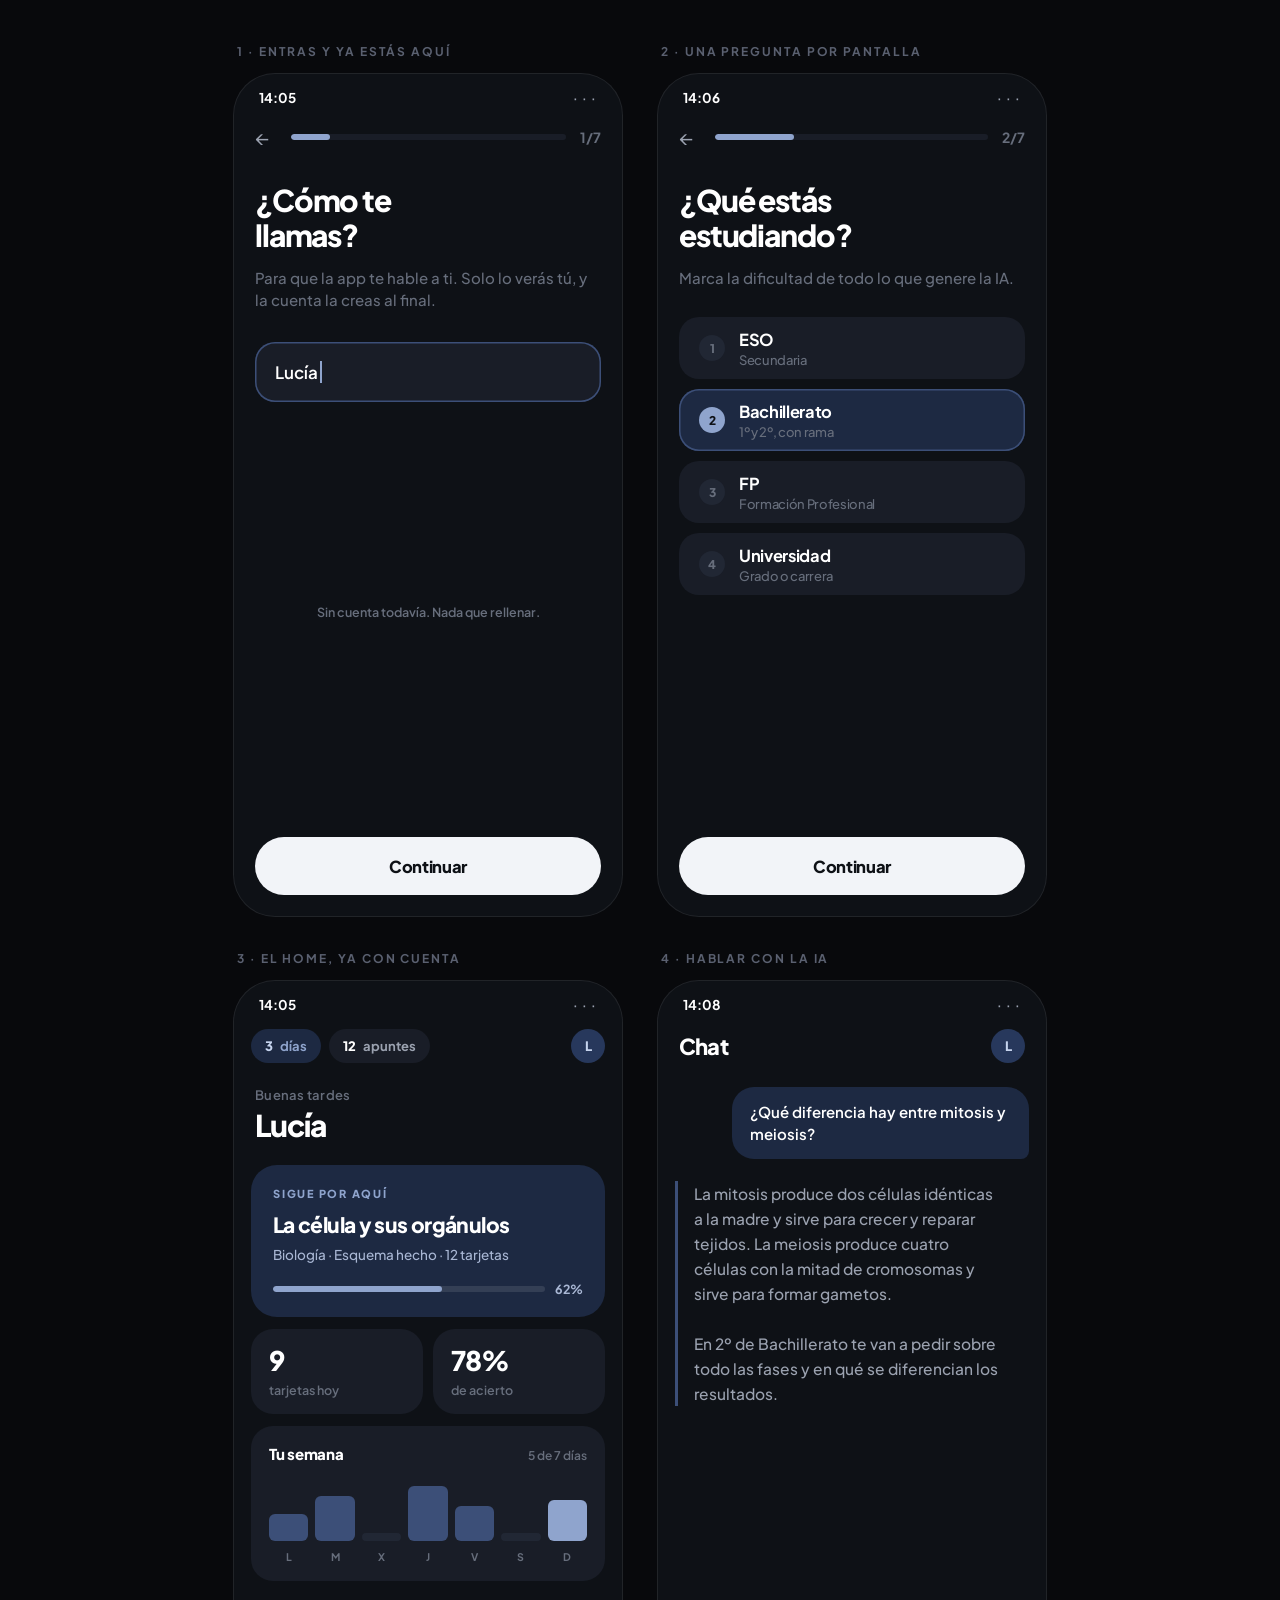
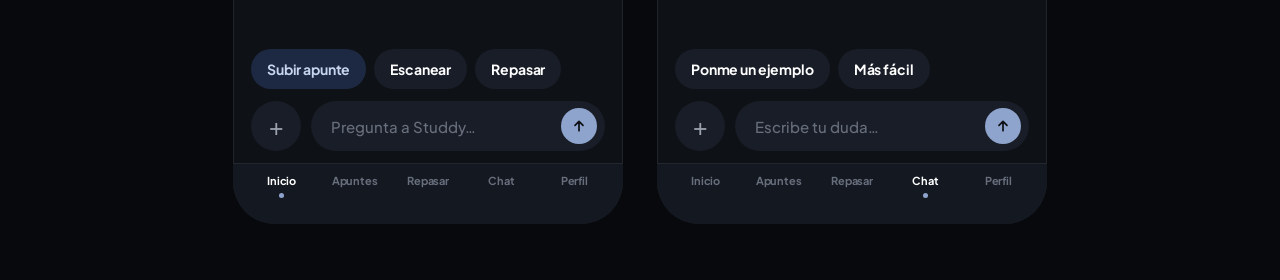
<file: demos/maqueta/index.html>
<!DOCTYPE html>
<html lang="es">
<head>
<meta charset="utf-8">
<meta name="viewport" content="width=device-width, initial-scale=1">
<title>Maqueta — Studdy</title>
<meta name="robots" content="noindex">
<link rel="preconnect" href="https://fonts.googleapis.com">
<link rel="preconnect" href="https://fonts.gstatic.com" crossorigin>
<link href="https://fonts.googleapis.com/css2?family=Plus+Jakarta+Sans:wght@400;500;600;700;800&display=swap" rel="stylesheet">
<style>
/* ==========================================================================
   MAQUETA. No es la app: es una imagen fija para decidir el diseño.

   Mate de arriba abajo. Ni un resplandor, ni una sombra de color, ni un
   degradado que brille. Solo rellenos planos, líneas de un píxel y esquinas
   muy redondeadas.
   ========================================================================== */

:root {
  --bg:      #0E1116;   /* oscuro, pero no negro absoluto */
  --bg-2:    #141821;
  --card:    #191D27;
  --card-2:  #212734;
  --line:    rgba(255, 255, 255, .06);
  --line-2:  rgba(255, 255, 255, .11);

  --ink:   #FFFFFF;
  --ink-2: #9BA2B0;
  --ink-3: #676E7C;

  --navy:     #1D2942;   /* relleno mate */
  --navy-2:   #27385C;
  --navy-3:   #365C96;
  --navy-ink: #8FA4CD;   /* texto azulado, apagado a propósito */

  --font: 'Plus Jakarta Sans', system-ui, -apple-system, sans-serif;
}

*, *::before, *::after { box-sizing: border-box; margin: 0; padding: 0; }

body {
  background: #08090C;
  font-family: var(--font);
  color: var(--ink);
  -webkit-font-smoothing: antialiased;
  padding: 44px 32px 56px;
}

.tira {
  display: flex;
  gap: 34px;
  justify-content: center;
  align-items: flex-start;
  flex-wrap: wrap;
}

.col { width: 390px; }

.rotulo {
  font-size: 12px;
  font-weight: 700;
  letter-spacing: .16em;
  text-transform: uppercase;
  color: #5A6070;
  margin-bottom: 14px;
  padding-left: 4px;
}

/* --- El marco del móvil --- */
.tel {
  width: 390px;
  height: 844px;
  border-radius: 42px;
  background: var(--bg);
  box-shadow: inset 0 0 0 1px rgba(255, 255, 255, .08);
  overflow: hidden;
  display: flex;
  flex-direction: column;
  position: relative;
}

.status {
  display: flex;
  align-items: center;
  justify-content: space-between;
  padding: 16px 26px 4px;
  font-size: 13.5px;
  font-weight: 700;
  color: var(--ink);
}
.status span:last-child { color: var(--ink-2); font-weight: 600; letter-spacing: .08em; }

/* ==========================================================================
   HOME
   ========================================================================== */

.cuerpo { flex: 1; display: flex; flex-direction: column; padding: 0 18px; overflow: hidden; }

.barra {
  display: flex;
  align-items: center;
  gap: 8px;
  padding: 12px 0 20px;
}

.pastilla {
  display: inline-flex;
  align-items: center;
  gap: 7px;
  height: 34px;
  padding: 0 14px;
  border-radius: 999px;
  background: var(--card);
  font-size: 13px;
  font-weight: 700;
  color: var(--ink-2);
}
.pastilla b { color: var(--ink); font-weight: 800; }
.pastilla--nav { background: var(--navy); color: var(--navy-ink); }
.pastilla--nav b { color: #C6D4EE; }

.espacio { flex: 1; }

.yo {
  width: 34px; height: 34px;
  border-radius: 50%;
  background: var(--navy-2);
  display: grid;
  place-items: center;
  font-size: 13px;
  font-weight: 800;
  color: #C6D4EE;
}

/* --- Saludo --- */
.saludo { padding: 4px 4px 22px; }
.saludo small {
  display: block;
  font-size: 13px;
  font-weight: 600;
  color: var(--ink-3);
  letter-spacing: .02em;
  margin-bottom: 6px;
}
.saludo h1 {
  font-size: 30px;
  font-weight: 800;
  letter-spacing: -0.035em;
  line-height: 1.12;
}

/* --- La tarjeta grande: lo siguiente que toca --- */
.foco {
  border-radius: 26px;
  background: var(--navy);
  padding: 22px 22px 20px;
  margin-bottom: 12px;
}
.foco__eti {
  font-size: 11px;
  font-weight: 800;
  letter-spacing: .16em;
  text-transform: uppercase;
  color: var(--navy-ink);
  margin-bottom: 12px;
}
.foco__tit { font-size: 21px; font-weight: 800; letter-spacing: -0.03em; line-height: 1.25; }
.foco__sub { font-size: 13.5px; font-weight: 500; color: #A9B7D4; margin-top: 8px; }

.foco__pie { display: flex; align-items: center; gap: 10px; margin-top: 18px; }
.barrita { flex: 1; height: 6px; border-radius: 999px; background: rgba(255, 255, 255, .1); overflow: hidden; }
.barrita i { display: block; height: 100%; width: 62%; border-radius: 999px; background: #8FA4CD; }
.foco__pct { font-size: 12.5px; font-weight: 700; color: #A9B7D4; }

/* --- Dos cifras --- */
.duo { display: grid; grid-template-columns: 1fr 1fr; gap: 10px; margin-bottom: 12px; }
.cifra { border-radius: 22px; background: var(--card); padding: 18px 18px 16px; }
.cifra b { display: block; font-size: 27px; font-weight: 800; letter-spacing: -0.045em; line-height: 1; }
.cifra span { display: block; font-size: 12.5px; font-weight: 600; color: var(--ink-3); margin-top: 8px; }

/* --- Semana, en barras mate --- */
.semana { border-radius: 22px; background: var(--card); padding: 18px; margin-bottom: 14px; }
.semana__top { display: flex; align-items: baseline; justify-content: space-between; margin-bottom: 16px; }
.semana__tit { font-size: 15px; font-weight: 800; letter-spacing: -0.02em; }
.semana__meta { font-size: 12px; font-weight: 600; color: var(--ink-3); }
.barras { display: grid; grid-auto-flow: column; grid-auto-columns: 1fr; gap: 7px; align-items: end; height: 62px; }
.barras i { display: block; border-radius: 6px; background: var(--card-2); }
.barras i.on { background: #3C4F78; }
.barras i.hoy { background: #8FA4CD; }
.dias { display: grid; grid-auto-flow: column; grid-auto-columns: 1fr; gap: 7px; margin-top: 9px; }
.dias span { text-align: center; font-size: 10.5px; font-weight: 700; color: var(--ink-3); }

/* --- Atajos en pastilla, como los de la referencia --- */
.atajos { display: flex; gap: 8px; overflow: hidden; padding: 2px 0 12px; }
.atajo {
  flex: none;
  height: 40px;
  padding: 0 16px;
  border-radius: 999px;
  background: var(--card);
  display: inline-flex;
  align-items: center;
  font-size: 14px;
  font-weight: 700;
  letter-spacing: -0.01em;
  color: var(--ink);
}
.atajo--nav { background: var(--navy); color: #C6D4EE; }

/* --- Compositor --- */
.comp {
  display: flex;
  align-items: center;
  gap: 10px;
  padding-bottom: 12px;
}
.mas {
  width: 50px; height: 50px;
  flex: none;
  border-radius: 999px;
  background: var(--card);
  display: grid;
  place-items: center;
  font-size: 24px;
  font-weight: 400;
  color: var(--ink-2);
  line-height: 0;
  padding-bottom: 3px;
}
.campo {
  flex: 1;
  height: 50px;
  border-radius: 999px;
  background: var(--card);
  display: flex;
  align-items: center;
  padding: 0 8px 0 20px;
  font-size: 15px;
  font-weight: 500;
  color: var(--ink-3);
}
.enviar {
  width: 36px; height: 36px;
  margin-left: auto;
  border-radius: 999px;
  background: #8FA4CD;
  display: grid;
  place-items: center;
  flex: none;
}
.enviar svg { width: 16px; height: 16px; color: #0E1116; }

/* --- Barra inferior --- */
.tabs {
  display: grid;
  grid-auto-flow: column;
  grid-auto-columns: 1fr;
  padding: 10px 12px 26px;
  border-top: 1px solid var(--line);
  background: var(--bg-2);
}
.tab {
  display: flex;
  flex-direction: column;
  align-items: center;
  gap: 6px;
  font-size: 11px;
  font-weight: 700;
  color: var(--ink-3);
  letter-spacing: -0.01em;
}
.tab i { width: 5px; height: 5px; border-radius: 50%; background: transparent; }
.tab.on { color: var(--ink); }
.tab.on i { background: #8FA4CD; }

/* ==========================================================================
   ONBOARDING
   ========================================================================== */

.ob { flex: 1; display: flex; flex-direction: column; padding: 0 22px 22px; }

.ob__top { display: flex; align-items: center; gap: 14px; padding: 14px 0 34px; }
.ob__vol { font-size: 20px; color: var(--ink-2); width: 22px; }
.ob__prog { flex: 1; height: 6px; border-radius: 999px; background: var(--card); overflow: hidden; }
.ob__prog i { display: block; height: 100%; border-radius: 999px; background: #8FA4CD; }
.ob__skip { font-size: 14px; font-weight: 700; color: var(--ink-3); }

.ob h2 { font-size: 30px; font-weight: 800; letter-spacing: -0.038em; line-height: 1.16; }
.ob p.ayuda { font-size: 15px; font-weight: 500; color: var(--ink-3); margin-top: 14px; line-height: 1.5; }

.ob__campo {
  height: 60px;
  margin-top: 30px;
  border-radius: 20px;
  background: var(--card);
  display: flex;
  align-items: center;
  padding: 0 20px;
  font-size: 17px;
  font-weight: 600;
  color: var(--ink-3);
}
.ob__campo.lleno { color: var(--ink); box-shadow: inset 0 0 0 1.5px #3C4F78; }
.cursor { display: inline-block; width: 2px; height: 22px; background: #8FA4CD; margin-left: 2px; }

.op {
  display: flex;
  align-items: center;
  gap: 14px;
  height: 62px;
  margin-bottom: 10px;
  padding: 0 20px;
  border-radius: 20px;
  background: var(--card);
  font-size: 16.5px;
  font-weight: 700;
  letter-spacing: -0.02em;
}
.op small { display: block; font-size: 13px; font-weight: 500; color: var(--ink-3); margin-top: 2px; }
.op.on { background: var(--navy); box-shadow: inset 0 0 0 1.5px #3C4F78; }
.op__n {
  width: 26px; height: 26px;
  flex: none;
  border-radius: 50%;
  background: var(--card-2);
  display: grid;
  place-items: center;
  font-size: 12px;
  font-weight: 800;
  color: var(--ink-3);
}
.op.on .op__n { background: #8FA4CD; color: #0E1116; }

.ob__cta {
  height: 58px;
  border-radius: 999px;
  background: #F2F4F8;
  color: #0E1116;
  display: grid;
  place-items: center;
  font-size: 16.5px;
  font-weight: 800;
  letter-spacing: -0.02em;
  margin-top: auto;
}
.ob__nota { text-align: center; font-size: 12.5px; font-weight: 600; color: var(--ink-3); margin: 0 0 14px; }

/* ==========================================================================
   CHAT
   ========================================================================== */

.ch { flex: 1; display: flex; flex-direction: column; padding: 0 18px; }
.ch__top { display: flex; align-items: center; gap: 10px; padding: 12px 4px 24px; }
.ch__tit { font-size: 22px; font-weight: 800; letter-spacing: -0.035em; }

.mio {
  align-self: flex-end;
  max-width: 84%;
  padding: 14px 18px;
  border-radius: 22px 22px 8px 22px;
  background: var(--navy);
  font-size: 15px;
  font-weight: 600;
  line-height: 1.45;
  margin-bottom: 22px;
}
.suyo {
  align-self: flex-start;
  max-width: 92%;
  padding: 0 0 0 16px;
  border-left: 3px solid #3C4F78;
  font-size: 15.5px;
  font-weight: 500;
  line-height: 1.62;
  color: var(--ink-2);
  margin-bottom: 24px;
}
.ch__log { flex: 1; display: flex; flex-direction: column; }
</style>
</head>
<body>

<div class="tira">

  <!-- ============ 1. ONBOARDING (lo primero al entrar) ============ -->
  <div class="col">
    <p class="rotulo">1 · Entras y ya estás aquí</p>
    <div class="tel">
      <div class="status"><span>14:05</span><span>· · ·</span></div>

      <div class="ob">
        <div class="ob__top">
          <span class="ob__vol">&larr;</span>
          <span class="ob__prog"><i style="width:14%"></i></span>
          <span class="ob__skip">1/7</span>
        </div>

        <h2>¿Cómo te<br>llamas?</h2>
        <p class="ayuda">Para que la app te hable a ti. Solo lo verás tú, y la cuenta la creas al final.</p>

        <div class="ob__campo lleno">Lucía<span class="cursor"></span></div>

        <p class="ob__nota" style="margin-top:auto">Sin cuenta todavía. Nada que rellenar.</p>
        <div class="ob__cta">Continuar</div>
      </div>
    </div>
  </div>

  <!-- ============ 2. ONBOARDING: una opción ============ -->
  <div class="col">
    <p class="rotulo">2 · Una pregunta por pantalla</p>
    <div class="tel">
      <div class="status"><span>14:06</span><span>· · ·</span></div>

      <div class="ob">
        <div class="ob__top">
          <span class="ob__vol">&larr;</span>
          <span class="ob__prog"><i style="width:29%"></i></span>
          <span class="ob__skip">2/7</span>
        </div>

        <h2>¿Qué estás<br>estudiando?</h2>
        <p class="ayuda">Marca la dificultad de todo lo que genere la IA.</p>

        <div style="margin-top:28px">
          <div class="op"><span class="op__n">1</span><span>ESO<small>Secundaria</small></span></div>
          <div class="op on"><span class="op__n">2</span><span>Bachillerato<small>1º y 2º, con rama</small></span></div>
          <div class="op"><span class="op__n">3</span><span>FP<small>Formación Profesional</small></span></div>
          <div class="op"><span class="op__n">4</span><span>Universidad<small>Grado o carrera</small></span></div>
        </div>

        <div class="ob__cta">Continuar</div>
      </div>
    </div>
  </div>

  <!-- ============ 3. HOME ============ -->
  <div class="col">
    <p class="rotulo">3 · El home, ya con cuenta</p>
    <div class="tel">
      <div class="status"><span>14:05</span><span>· · ·</span></div>

      <div class="cuerpo">

        <div class="barra">
          <span class="pastilla pastilla--nav"><b>3</b> días</span>
          <span class="pastilla"><b>12</b> apuntes</span>
          <span class="espacio"></span>
          <span class="yo">L</span>
        </div>

        <div class="saludo">
          <small>Buenas tardes</small>
          <h1>Lucía</h1>
        </div>

        <div class="foco">
          <div class="foco__eti">Sigue por aquí</div>
          <div class="foco__tit">La célula y sus orgánulos</div>
          <div class="foco__sub">Biología · Esquema hecho · 12 tarjetas</div>
          <div class="foco__pie">
            <span class="barrita"><i></i></span>
            <span class="foco__pct">62%</span>
          </div>
        </div>

        <div class="duo">
          <div class="cifra"><b>9</b><span>tarjetas hoy</span></div>
          <div class="cifra"><b>78%</b><span>de acierto</span></div>
        </div>

        <div class="semana">
          <div class="semana__top">
            <span class="semana__tit">Tu semana</span>
            <span class="semana__meta">5 de 7 días</span>
          </div>
          <div class="barras">
            <i class="on" style="height:44%"></i>
            <i class="on" style="height:72%"></i>
            <i style="height:12%"></i>
            <i class="on" style="height:88%"></i>
            <i class="on" style="height:56%"></i>
            <i style="height:12%"></i>
            <i class="hoy" style="height:66%"></i>
          </div>
          <div class="dias"><span>L</span><span>M</span><span>X</span><span>J</span><span>V</span><span>S</span><span>D</span></div>
        </div>

        <div class="espacio"></div>

        <div class="atajos">
          <span class="atajo atajo--nav">Subir apunte</span>
          <span class="atajo">Escanear</span>
          <span class="atajo">Repasar</span>
        </div>

        <div class="comp">
          <span class="mas">+</span>
          <span class="campo">
            Pregunta a Studdy…
            <span class="enviar">
              <svg viewBox="0 0 24 24" fill="none" stroke="currentColor" stroke-width="2.6"
                   stroke-linecap="round" stroke-linejoin="round"><path d="M12 19V5M6 11l6-6 6 6"/></svg>
            </span>
          </span>
        </div>
      </div>

      <div class="tabs">
        <span class="tab on">Inicio<i></i></span>
        <span class="tab">Apuntes<i></i></span>
        <span class="tab">Repasar<i></i></span>
        <span class="tab">Chat<i></i></span>
        <span class="tab">Perfil<i></i></span>
      </div>
    </div>
  </div>

  <!-- ============ 4. CHAT ============ -->
  <div class="col">
    <p class="rotulo">4 · Hablar con la IA</p>
    <div class="tel">
      <div class="status"><span>14:08</span><span>· · ·</span></div>

      <div class="ch">
        <div class="ch__top">
          <span class="ch__tit">Chat</span>
          <span class="espacio"></span>
          <span class="yo">L</span>
        </div>

        <div class="ch__log">
          <div class="mio">¿Qué diferencia hay entre mitosis y meiosis?</div>
          <div class="suyo">
            La mitosis produce dos células idénticas a la madre y sirve para crecer y
            reparar tejidos. La meiosis produce cuatro células con la mitad de
            cromosomas y sirve para formar gametos.<br><br>
            En 2º de Bachillerato te van a pedir sobre todo las fases y en qué se
            diferencian los resultados.
          </div>
        </div>

        <div class="atajos">
          <span class="atajo">Ponme un ejemplo</span>
          <span class="atajo">Más fácil</span>
        </div>

        <div class="comp">
          <span class="mas">+</span>
          <span class="campo">
            Escribe tu duda…
            <span class="enviar">
              <svg viewBox="0 0 24 24" fill="none" stroke="currentColor" stroke-width="2.6"
                   stroke-linecap="round" stroke-linejoin="round"><path d="M12 19V5M6 11l6-6 6 6"/></svg>
            </span>
          </span>
        </div>
      </div>

      <div class="tabs">
        <span class="tab">Inicio<i></i></span>
        <span class="tab">Apuntes<i></i></span>
        <span class="tab">Repasar<i></i></span>
        <span class="tab on">Chat<i></i></span>
        <span class="tab">Perfil<i></i></span>
      </div>
    </div>
  </div>

</div>

</body>
</html>
</file>
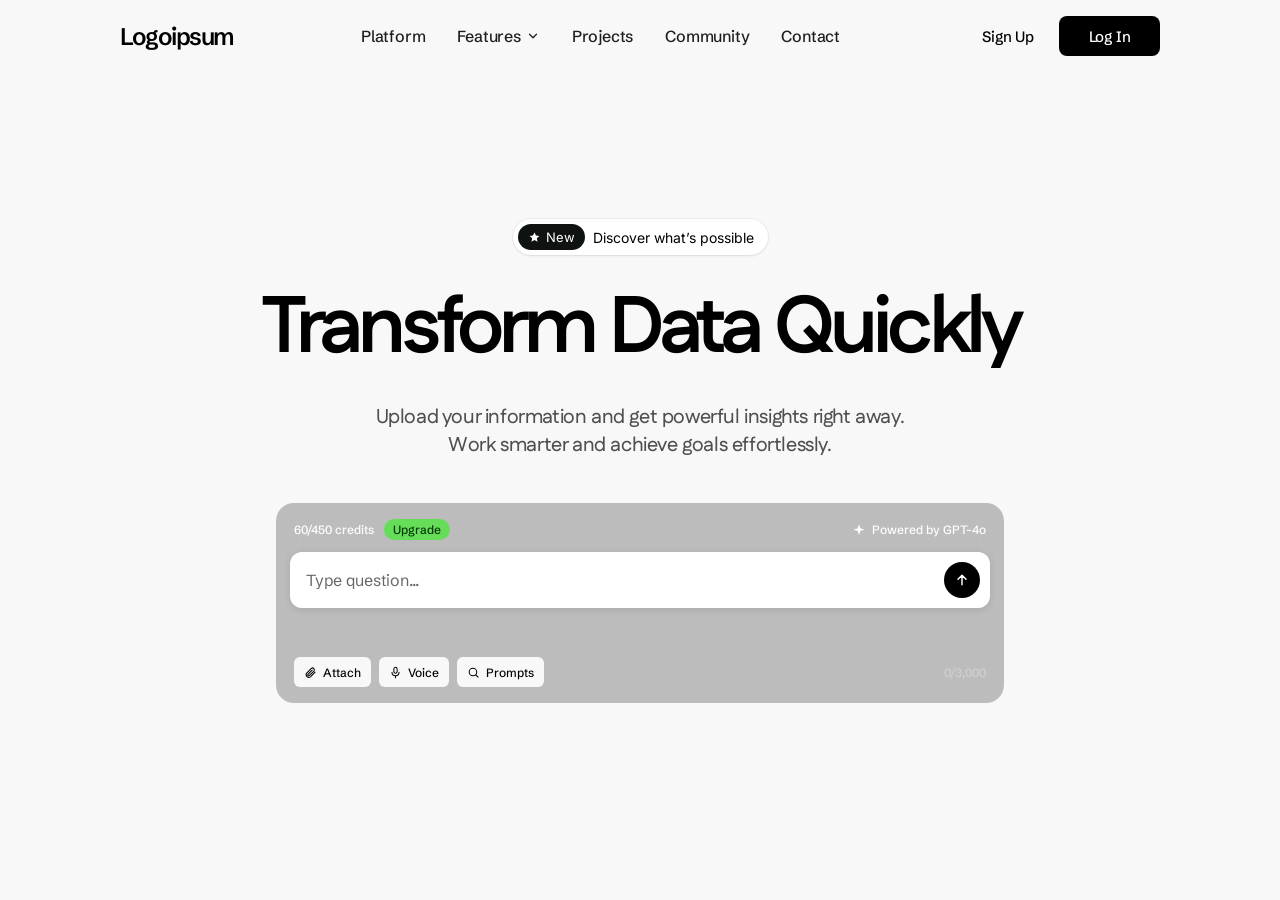
<file: demos/transform/index.html>
<!DOCTYPE html>
<html lang="en">
<head>
<meta charset="utf-8">
<meta name="viewport" content="width=device-width, initial-scale=1, viewport-fit=cover">
<title>Transform Data Quickly — Logoipsum</title>
<meta name="description" content="Upload your information and get powerful insights right away. Work smarter and achieve goals effortlessly.">
<link rel="preconnect" href="https://fonts.googleapis.com">
<link rel="preconnect" href="https://fonts.gstatic.com" crossorigin>
<link rel="stylesheet" href="https://fonts.googleapis.com/css2?family=Fustat:wght@400;500;600;700&family=Inter:wght@400;500;600;700&family=Noto+Sans:wght@400;500;600;700&family=Schibsted+Grotesk:wght@400;500;600;700&display=swap">
<style>
*, *::before, *::after { box-sizing: border-box; margin: 0; padding: 0; }

:root {
  --black: #000000;
  --gray: #505050;
  --light: #f8f8f8;
  --green: rgba(90, 225, 76, 0.89);
  --dark-badge: #0e1311;
  --white: #ffffff;
  --overlay: rgba(0, 0, 0, 0.24);

  --sg: "Schibsted Grotesk", "Inter", "Noto Sans", system-ui, sans-serif;
  --fustat: "Fustat", "Inter", system-ui, sans-serif;
}

body {
  font-family: var(--sg);
  background: var(--light);
  color: var(--black);
  -webkit-font-smoothing: antialiased;
  -moz-osx-font-smoothing: grayscale;
}

a { color: inherit; text-decoration: none; }
button { font-family: inherit; color: inherit; background: none; border: 0; cursor: pointer; }
ul { list-style: none; }
svg { display: block; }

/* ==========================================================================
   Hero
   ========================================================================== */

.hero {
  position: relative;
  min-height: 100vh;
  min-height: 100dvh;
  display: flex;
  flex-direction: column;
  overflow: hidden;
  /* Si el vídeo no carga, el texto negro sigue siendo legible. */
  background: var(--light);
}

.video-bg {
  position: absolute;
  top: 0;
  left: 50%;
  width: 115%;
  height: 115%;
  transform: translateX(-50%);
  object-fit: cover;
  object-position: top;
  z-index: 0;
  pointer-events: none;
  opacity: 0;
}

/* ==========================================================================
   Navegación
   ========================================================================== */

.nav {
  position: relative;
  z-index: 2;
  display: flex;
  align-items: center;
  justify-content: space-between;
  gap: 24px;
  padding: 16px 120px;
}

.brand {
  font-family: var(--sg);
  font-weight: 600;
  font-size: 24px;
  letter-spacing: -1.44px;
  color: var(--black);
}

.menu {
  display: flex;
  align-items: center;
  gap: 32px;
}
.menu a {
  display: inline-flex;
  align-items: center;
  gap: 5px;
  font-family: var(--sg);
  font-weight: 500;
  font-size: 16px;
  letter-spacing: -0.2px;
  color: var(--black);
  opacity: 0.88;
  transition: opacity 0.18s ease;
}
.menu a:hover { opacity: 1; }
.menu svg { width: 14px; height: 14px; }

.nav-actions { display: flex; align-items: center; gap: 10px; }

.btn-signup,
.btn-login {
  height: 40px;
  display: inline-flex;
  align-items: center;
  justify-content: center;
  border-radius: 8px;
  font-family: var(--sg);
  font-weight: 500;
  font-size: 15px;
  letter-spacing: -0.2px;
  transition: background 0.18s ease, opacity 0.18s ease;
}

.btn-signup {
  width: 82px;
  background: transparent;
  color: var(--black);
}
.btn-signup:hover { background: rgba(0, 0, 0, 0.06); }

.btn-login {
  width: 101px;
  background: var(--black);
  color: var(--white);
}
.btn-login:hover { opacity: 0.86; }

.burger { display: none; width: 42px; height: 42px; place-items: center; gap: 5px; }
.burger i { display: block; width: 20px; height: 2px; border-radius: 1px; background: var(--black); }

/* ==========================================================================
   Contenido
   ========================================================================== */

.content {
  position: relative;
  z-index: 2;
  flex: 1;
  display: flex;
  flex-direction: column;
  align-items: center;
  justify-content: center;
  gap: 44px;
  padding: 60px 120px 60px;
  margin-top: -50px;
}

.head {
  display: flex;
  flex-direction: column;
  align-items: center;
  gap: 34px;
  text-align: center;
}

/* --- Badge --- */

.badge {
  display: inline-flex;
  align-items: center;
  gap: 8px;
  padding: 5px 14px 5px 5px;
  border-radius: 999px;
  background: var(--white);
  box-shadow: 0 1px 3px rgba(0, 0, 0, 0.08), 0 0 0 1px rgba(0, 0, 0, 0.04);
  font-family: "Inter", system-ui, sans-serif;
  font-weight: 400;
  font-size: 14px;
  color: var(--black);
}

.badge-new {
  display: inline-flex;
  align-items: center;
  gap: 5px;
  padding: 5px 10px;
  border-radius: 999px;
  background: var(--dark-badge);
  color: var(--white);
  font-size: 13px;
}
.badge-new svg { width: 13px; height: 13px; }

/* --- Titular --- */

.title {
  font-family: var(--fustat);
  font-weight: 700;
  font-size: 80px;
  letter-spacing: -4.8px;
  line-height: 1;
  color: var(--black);
}

.subtitle {
  font-family: var(--fustat);
  font-weight: 500;
  font-size: 20px;
  letter-spacing: -0.4px;
  line-height: 1.4;
  color: var(--gray);
  max-width: 736px;
  width: 542px;
}

/* ==========================================================================
   Caja de búsqueda
   ========================================================================== */

.search {
  width: 100%;
  max-width: 728px;
  height: 200px;
  display: flex;
  flex-direction: column;
  padding: 14px;
  border-radius: 18px;
  background: var(--overlay);
  backdrop-filter: blur(18px);
  -webkit-backdrop-filter: blur(18px);
}

.search-top {
  display: flex;
  align-items: center;
  justify-content: space-between;
  gap: 16px;
  padding: 2px 4px 12px;
  font-family: var(--sg);
  font-weight: 500;
  font-size: 12px;
  color: var(--white);
}

.credits { display: inline-flex; align-items: center; gap: 10px; }

.upgrade {
  padding: 3px 9px;
  border-radius: 999px;
  background: var(--green);
  color: #06340a;
  font-family: var(--sg);
  font-weight: 500;
  font-size: 12px;
  transition: filter 0.18s ease;
}
.upgrade:hover { filter: brightness(1.06); }

.powered { display: inline-flex; align-items: center; gap: 6px; }
.powered svg { width: 14px; height: 14px; }

.search-input {
  display: flex;
  align-items: center;
  gap: 12px;
  padding: 10px 10px 10px 16px;
  border-radius: 12px;
  background: var(--white);
  box-shadow: 0 2px 10px rgba(0, 0, 0, 0.12);
}
.search-input input {
  flex: 1;
  min-width: 0;
  border: 0;
  outline: 0;
  background: transparent;
  font-family: var(--sg);
  font-size: 16px;
  color: var(--black);
}
.search-input input::placeholder { color: rgba(0, 0, 0, 0.6); }

.submit {
  display: grid;
  place-items: center;
  width: 36px;
  height: 36px;
  flex: none;
  border-radius: 50%;
  background: var(--black);
  transition: opacity 0.18s ease, transform 0.12s ease;
}
.submit:hover { opacity: 0.86; }
.submit:active { transform: scale(0.95); }
.submit svg { width: 16px; height: 16px; }

.search-bottom {
  display: flex;
  align-items: center;
  justify-content: space-between;
  gap: 16px;
  margin-top: auto;
  padding: 12px 4px 2px;
}

.actions { display: flex; align-items: center; gap: 8px; }

.action {
  display: inline-flex;
  align-items: center;
  gap: 6px;
  height: 30px;
  padding: 0 10px;
  border-radius: 6px;
  background: var(--light);
  font-family: var(--sg);
  font-weight: 500;
  font-size: 12px;
  color: var(--black);
  transition: background 0.18s ease;
}
.action:hover { background: #ededed; }
.action svg { width: 13px; height: 13px; }

.counter {
  font-family: var(--sg);
  font-weight: 500;
  font-size: 12px;
  color: #cfcfcf;
}

/* ==========================================================================
   Responsive
   ========================================================================== */

@media (max-width: 1100px) {
  .nav { padding: 16px 40px; }
  .content { padding: 48px 40px; }
  .menu { gap: 22px; }
  .title { font-size: 60px; letter-spacing: -3.4px; }
}

@media (max-width: 860px) {
  .menu { display: none; }
  .burger { display: grid; }
  .nav-actions .btn-signup { display: none; }
  .content { margin-top: -20px; gap: 32px; }
  .head { gap: 24px; }
  .title { font-size: 44px; letter-spacing: -2.2px; }
  .subtitle { width: 100%; font-size: 17px; }
  .search { height: auto; }
}

@media (max-width: 560px) {
  .nav { padding: 14px 20px; }
  .content { padding: 32px 20px; }
  .title { font-size: 34px; letter-spacing: -1.4px; }
  .actions { flex-wrap: wrap; }
  .action span { display: none; }
  .action { padding: 0 8px; }
}

@media (prefers-reduced-motion: reduce) {
  * { transition: none !important; animation: none !important; }
}
</style>
</head>
<body>

<section class="hero">

  <video class="video-bg" id="bg" playsinline muted autoplay preload="auto" aria-hidden="true"
         src="https://d8j0ntlcm91z4.cloudfront.net/user_38xzZboKViGWJOttwIXH07lWA1P/hf_20260329_050842_be71947f-f16e-4a14-810c-06e83d23ddb5.mp4"></video>

  <nav class="nav">
    <a class="brand" href="#">Logoipsum</a>

    <ul class="menu">
      <li><a href="#platform">Platform</a></li>
      <li>
        <a href="#features">Features
          <svg viewBox="0 0 24 24" fill="none" stroke="currentColor" stroke-width="2.2"
               stroke-linecap="round" stroke-linejoin="round" aria-hidden="true">
            <path d="m6 9 6 6 6-6"/>
          </svg>
        </a>
      </li>
      <li><a href="#projects">Projects</a></li>
      <li><a href="#community">Community</a></li>
      <li><a href="#contact">Contact</a></li>
    </ul>

    <div class="nav-actions">
      <a class="btn-signup" href="#signup">Sign Up</a>
      <a class="btn-login" href="#login">Log In</a>
      <button class="burger" type="button" aria-label="Open menu"><i></i><i></i><i></i></button>
    </div>
  </nav>

  <div class="content">

    <div class="head">

      <span class="badge">
        <span class="badge-new">
          <svg viewBox="0 0 24 24" fill="currentColor" aria-hidden="true">
            <path d="m12 2.6 2.72 5.85 6.28.72-4.7 4.3 1.28 6.23L12 16.6l-5.58 3.1 1.28-6.23-4.7-4.3 6.28-.72L12 2.6Z"/>
          </svg>
          New
        </span>
        Discover what&rsquo;s possible
      </span>

      <h1 class="title">Transform Data Quickly</h1>

      <p class="subtitle">
        Upload your information and get powerful insights right away. Work smarter and achieve
        goals effortlessly.
      </p>

    </div>

    <div class="search">

      <div class="search-top">
        <span class="credits">
          60/450 credits
          <a class="upgrade" href="#upgrade">Upgrade</a>
        </span>
        <span class="powered">
          <svg viewBox="0 0 24 24" fill="currentColor" aria-hidden="true">
            <path d="M12 2.8c.5 0 .8.5 1 1.9.55 4.2 1.35 5 5.55 5.55 1.4.2 1.9.5 1.9 1s-.5.8-1.9 1c-4.2.55-5 1.35-5.55 5.55-.2 1.4-.5 1.9-1 1.9s-.8-.5-1-1.9c-.55-4.2-1.35-5-5.55-5.55-1.4-.2-1.9-.5-1.9-1s.5-.8 1.9-1c4.2-.55 5-1.35 5.55-5.55.2-1.4.5-1.9 1-1.9Z"/>
          </svg>
          Powered by GPT-4o
        </span>
      </div>

      <div class="search-input">
        <input type="text" placeholder="Type question..." aria-label="Type question">
        <button class="submit" type="button" aria-label="Submit">
          <svg viewBox="0 0 24 24" fill="none" stroke="#ffffff" stroke-width="2.2"
               stroke-linecap="round" stroke-linejoin="round" aria-hidden="true">
            <path d="M12 19V5M6 11l6-6 6 6"/>
          </svg>
        </button>
      </div>

      <div class="search-bottom">
        <div class="actions">
          <button class="action" type="button">
            <svg viewBox="0 0 24 24" fill="none" stroke="currentColor" stroke-width="1.9"
                 stroke-linecap="round" stroke-linejoin="round" aria-hidden="true">
              <path d="M20.5 11.5 12 20a5 5 0 0 1-7-7l8.5-8.5a3.4 3.4 0 0 1 4.8 4.8L9.7 17.9a1.8 1.8 0 0 1-2.5-2.5l7.9-7.9"/>
            </svg>
            <span>Attach</span>
          </button>
          <button class="action" type="button">
            <svg viewBox="0 0 24 24" fill="none" stroke="currentColor" stroke-width="1.9"
                 stroke-linecap="round" stroke-linejoin="round" aria-hidden="true">
              <rect x="9" y="2.5" width="6" height="11" rx="3"/>
              <path d="M5.5 11.5a6.5 6.5 0 0 0 13 0M12 18v3.5"/>
            </svg>
            <span>Voice</span>
          </button>
          <button class="action" type="button">
            <svg viewBox="0 0 24 24" fill="none" stroke="currentColor" stroke-width="1.9"
                 stroke-linecap="round" stroke-linejoin="round" aria-hidden="true">
              <circle cx="11" cy="11" r="7"/>
              <path d="m16.2 16.2 4.3 4.3"/>
            </svg>
            <span>Prompts</span>
          </button>
        </div>
        <span class="counter">0/3,000</span>
      </div>

    </div>

  </div>

</section>

<script>
(function () {
  'use strict';

  var video = document.getElementById('bg');
  if (!video) return;

  // El fundido no usa transiciones CSS: se pinta a mano con
  // requestAnimationFrame para poder cancelarlo a media reproducción y
  // reanudar desde la opacidad que hubiera en ese momento.
  var DUR = 250;          // ms de cada fundido
  var COLA = 0.55;        // segundos antes del final en que empieza a irse
  var marco = null;       // el rAF vivo
  var saliendo = false;   // evita relanzar el fundido de salida

  function fundir(destino, alAcabar) {
    if (marco) { cancelAnimationFrame(marco); marco = null; }

    var desde = parseFloat(video.style.opacity);
    if (isNaN(desde)) desde = 0;

    if (desde === destino) { if (alAcabar) alAcabar(); return; }

    var t0 = null;

    function paso(t) {
      if (t0 === null) t0 = t;
      var k = Math.min(1, (t - t0) / DUR);
      video.style.opacity = String(desde + (destino - desde) * k);

      if (k < 1) {
        marco = requestAnimationFrame(paso);
      } else {
        marco = null;
        if (alAcabar) alAcabar();
      }
    }

    marco = requestAnimationFrame(paso);
  }

  function entrar() {
    saliendo = false;
    fundir(1);
  }

  video.addEventListener('loadeddata', entrar);
  video.addEventListener('play', function () { if (!saliendo) entrar(); });

  video.addEventListener('timeupdate', function () {
    if (saliendo || !isFinite(video.duration)) return;
    if (video.duration - video.currentTime <= COLA) {
      saliendo = true;
      fundir(0);
    }
  });

  video.addEventListener('ended', function () {
    video.style.opacity = '0';
    if (marco) { cancelAnimationFrame(marco); marco = null; }

    setTimeout(function () {
      video.currentTime = 0;
      var p = video.play();
      if (p && p.catch) p.catch(function () { /* el navegador puede bloquearlo */ });
      entrar();
    }, 100);
  });

  // Autoplay bloqueado: al menos que se vea el primer fotograma.
  var intento = video.play();
  if (intento && intento.catch) intento.catch(function () { fundir(1); });

  // Menú de móvil: la maqueta no lleva panel, así que el botón solo se marca.
  var burger = document.querySelector('.burger');
  if (burger) {
    burger.addEventListener('click', function () {
      var abierto = burger.getAttribute('aria-label') === 'Close menu';
      burger.setAttribute('aria-label', abierto ? 'Open menu' : 'Close menu');
    });
  }
})();
</script>

</body>
</html>
</file>
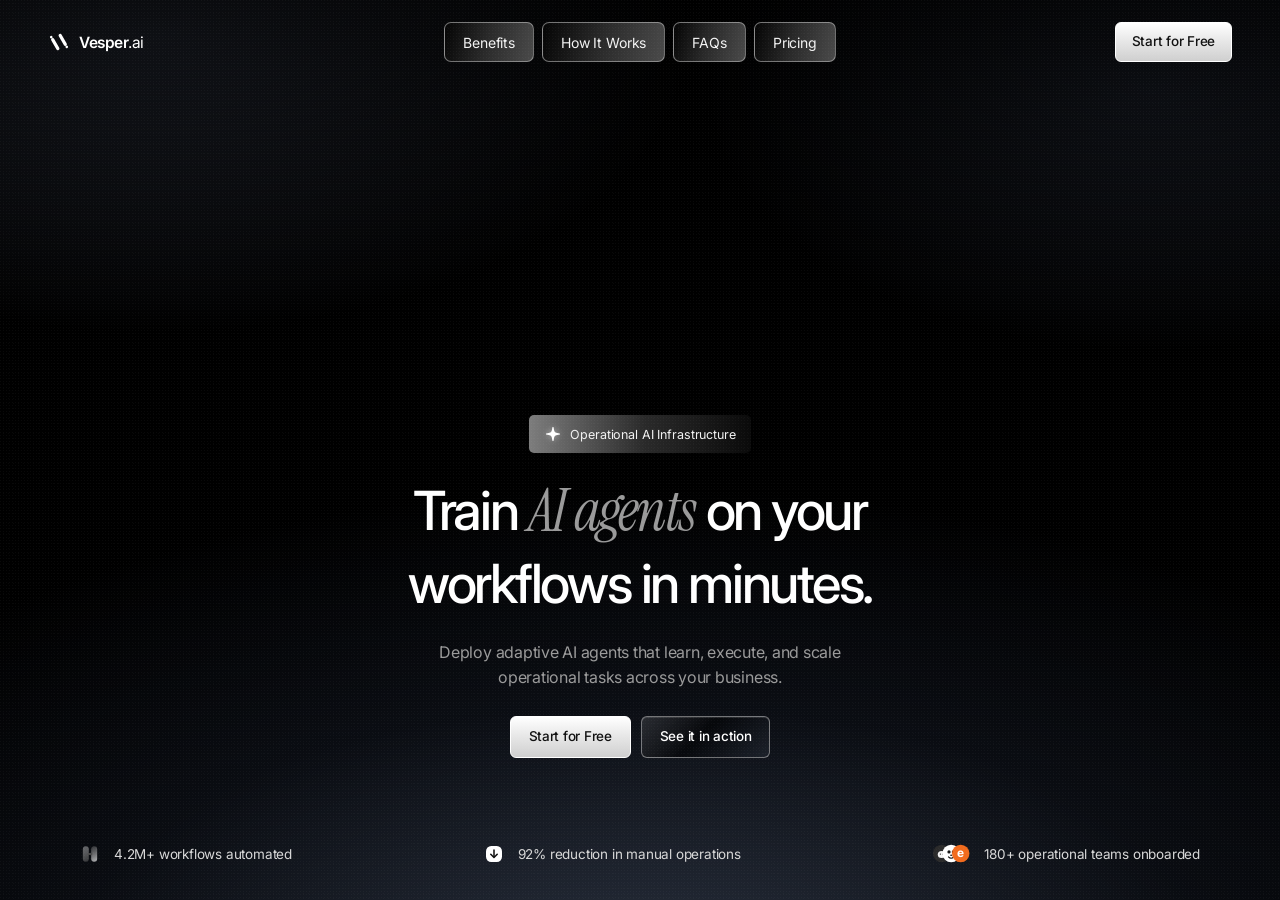
<file: demos/vesper/index.html>
<!DOCTYPE html>
<html lang="en">
<head>
<meta charset="utf-8">
<meta name="viewport" content="width=device-width, initial-scale=1, viewport-fit=cover">
<title>Vesper.ai — Operational AI Infrastructure</title>
<meta name="description" content="Deploy adaptive AI agents that learn, execute, and scale operational tasks across your business.">
<link rel="icon" href="data:image/svg+xml,%3Csvg xmlns='http://www.w3.org/2000/svg' viewBox='0 0 24 24' fill='white'%3E%3Cg transform='rotate(-30 12 12)'%3E%3Ccircle cx='7.3' cy='3.2' r='1.45'/%3E%3Crect x='5.5' y='4.7' width='3.6' height='14.6' rx='1.8'/%3E%3Crect x='14.9' y='4.7' width='3.6' height='14.6' rx='1.8'/%3E%3Ccircle cx='16.7' cy='20.8' r='1.45'/%3E%3C/g%3E%3C/svg%3E" type="image/svg+xml">
<link rel="preconnect" href="https://fonts.googleapis.com">
<link rel="preconnect" href="https://fonts.gstatic.com" crossorigin>
<link rel="stylesheet" href="https://fonts.googleapis.com/css2?family=Inter:ital,opsz,wght@0,14..32,100..900&family=Instrument+Serif:ital@1&display=swap">
<style>
/* ==========================================================================
   Black first. This rule stays at the top so the page can never flash white,
   whatever else fails to load.
   ========================================================================== */
html, body { background: #000000 !important; color: #ffffff; }

*, *::before, *::after { box-sizing: border-box; margin: 0; padding: 0; }

:root {
  --bg: #000000;
  --text: #ffffff;
  --muted: #9a9a9a;
  --stat: #d8d8d8;
  --border: rgba(255, 255, 255, 0.16);
  --border-soft: rgba(255, 255, 255, 0.12);

  --logo: 15.5px;
  --logo-mark: 22px;
  --nav: 14px;
  --nav-h: 40px;
  --btn: 13.5px;
  --btn-h: 40px;
  --hero-btn-h: 42px;
  --h1: 48px;
  --lede: 15.5px;
  --badge: 12.5px;
  --stat-size: 13.5px;
  --header-y: 22px;
  --header-x: 40px;
  --stats-x: 72px;
  --stats-y: 36px;
  --hero-gap: 85px;
  --copy-max: 860px;
  --lede-max: 470px;

  --ui: "Inter", system-ui, -apple-system, BlinkMacSystemFont, "Segoe UI", sans-serif;
  --serif: "Instrument Serif", "Times New Roman", Times, serif;
}

html { scroll-behavior: smooth; }

html, body {
  background: #000000;
  background: var(--bg, #000000);
  color: #ffffff;
  color: var(--text, #ffffff);
}

body {
  font-family: var(--ui);
  -webkit-font-smoothing: antialiased;
  -moz-osx-font-smoothing: grayscale;
  text-rendering: optimizeLegibility;
  overflow-x: hidden;
  position: relative;
}

a { color: inherit; text-decoration: none; }
button { font-family: inherit; }

/* --------------------------------------------------------------------------
   Layer 1 — ambient backdrop and its scrim
   -------------------------------------------------------------------------- */

.hero-photo {
  position: fixed;
  inset: 0;
  z-index: 0;
  pointer-events: none;
  background:
    radial-gradient(115% 85% at 50% 112%, rgba(146, 172, 220, 0.46) 0%, rgba(78, 98, 140, 0.18) 40%, transparent 68%),
    radial-gradient(70% 55% at 12% 4%, rgba(150, 170, 215, 0.20) 0%, transparent 60%),
    radial-gradient(60% 50% at 90% 10%, rgba(126, 148, 195, 0.16) 0%, transparent 58%),
    #000000;
}

.hero-photo::after {
  content: "";
  position: absolute;
  inset: 0;
  background:
    linear-gradient(180deg, rgba(0, 0, 0, 0.6) 0%, rgba(0, 0, 0, 0.08) 32%, rgba(0, 0, 0, 0.34) 100%);
}

/* --------------------------------------------------------------------------
   Layer 4 — grain, always on top
   -------------------------------------------------------------------------- */

.grain {
  position: fixed;
  inset: 0;
  z-index: 100;
  pointer-events: none;
  opacity: 0.035;
  background-image:
    radial-gradient(circle at 25% 25%, #fff 0.5px, transparent 0.6px),
    radial-gradient(circle at 75% 75%, #fff 0.5px, transparent 0.6px);
  background-size: 3px 3px, 5px 5px;
}

/* --------------------------------------------------------------------------
   Layer 3 — the frame
   -------------------------------------------------------------------------- */

.page {
  position: relative;
  z-index: 1;
  display: grid;
  grid-template-rows: auto 1fr auto;
  min-height: 100vh;
  min-height: 100dvh;
}

/* --------------------------------------------------------------------------
   Header
   -------------------------------------------------------------------------- */

.header {
  position: relative;
  z-index: 50;
  display: grid;
  grid-template-columns: 1fr auto 1fr;
  align-items: center;
  padding: var(--header-y) var(--header-x) 10px;
}

.logo {
  display: inline-flex;
  align-items: center;
  gap: 9px;
  justify-self: start;
  font-size: var(--logo);
  font-weight: 600;
  letter-spacing: -0.03em;
  color: #fff;
}
.logo svg { width: var(--logo-mark); height: var(--logo-mark); display: block; }
.logo-suffix { font-weight: 400; }

.nav {
  display: flex;
  align-items: center;
  gap: 8px;
  justify-self: center;
}

/* Liquid-metal pill */
.nav-link {
  position: relative;
  overflow: hidden;
  display: inline-flex;
  align-items: center;
  height: var(--nav-h);
  padding: 0 18px;
  border-radius: 7px;
  border: 1px solid rgba(198, 198, 198, 0.55);
  background: linear-gradient(105deg, #050505 0%, #2a2a2a 48%, #4a4a4a 100%);
  color: #f3f3f3;
  font-size: var(--nav);
  font-weight: 400;
  letter-spacing: -0.01em;
  white-space: nowrap;
  transition: background 0.35s ease, border-color 0.35s ease, box-shadow 0.35s ease;
}

.nav-link::before {
  content: "";
  position: absolute;
  inset: 0;
  background: linear-gradient(115deg, transparent 30%, rgba(255, 255, 255, 0.16) 50%, transparent 70%);
  transform: translateX(-120%);
  transition: transform 0.6s ease;
  pointer-events: none;
}
.nav-link:hover::before { transform: translateX(120%); }

.nav-link:hover {
  border-color: rgba(235, 235, 235, 0.9);
  background: linear-gradient(105deg, #111 0%, #3a3a3a 45%, #6a6a6a 100%);
  box-shadow: 0 0 18px rgba(200, 210, 230, 0.18);
}

.header-cta { justify-self: end; }

/* --------------------------------------------------------------------------
   Buttons — one shared liquid-glass language
   -------------------------------------------------------------------------- */

.btn {
  position: relative;
  isolation: isolate;
  overflow: hidden;
  display: inline-flex;
  align-items: center;
  justify-content: center;
  height: var(--btn-h);
  padding: 0 16px;
  border-radius: 6px;
  font-size: var(--btn);
  font-weight: 500;
  letter-spacing: -0.02em;
  line-height: 1;
  white-space: nowrap;
  cursor: pointer;
  transition: background 0.35s ease, border-color 0.35s ease,
              box-shadow 0.35s ease, color 0.35s ease, filter 0.35s ease;
}

.btn::after {
  content: "";
  position: absolute;
  inset: 0;
  z-index: 1;
  background: linear-gradient(115deg, transparent 20%, rgba(255, 255, 255, 0.45) 48%, transparent 76%);
  transform: translateX(-130%);
  transition: transform 0.65s ease;
  pointer-events: none;
}
.btn:hover::after { transform: translateX(130%); }

.btn-solid {
  background: linear-gradient(180deg, #ffffff 0%, #e7e7e7 48%, #cfcfcf 100%);
  color: #111;
  border: 1px solid #fff;
  box-shadow: inset 0 1px 0 rgba(255, 255, 255, 0.95);
}
.btn-solid:hover {
  background: linear-gradient(180deg, #ffffff 0%, #f3f6ff 42%, #d5def2 100%);
  border-color: #f2f6ff;
  box-shadow: inset 0 1px 0 #fff,
              0 0 22px rgba(186, 208, 255, 0.35),
              0 8px 18px rgba(255, 255, 255, 0.12);
}

.btn-ghost {
  background: linear-gradient(135deg, rgba(255, 255, 255, 0.1), rgba(0, 0, 0, 0.45) 50%, rgba(160, 175, 200, 0.08));
  color: #fff;
  border: 1px solid rgba(198, 198, 198, 0.45);
  box-shadow: inset 0 1px 0 rgba(255, 255, 255, 0.12);
}
.btn-ghost:hover {
  background: linear-gradient(135deg, rgba(210, 225, 255, 0.18), rgba(0, 0, 0, 0.35) 48%, rgba(180, 195, 220, 0.16));
  border-color: rgba(220, 230, 255, 0.75);
  box-shadow: inset 0 1px 0 rgba(255, 255, 255, 0.22), 0 0 20px rgba(170, 200, 255, 0.22);
}

.hero-actions .btn { height: var(--hero-btn-h); padding: 0 18px; }

.hero-actions .btn-solid:hover {
  box-shadow: inset 0 1px 0 #fff,
              0 0 26px rgba(186, 208, 255, 0.4),
              0 8px 18px rgba(255, 255, 255, 0.14);
}

.hero-actions .btn-ghost {
  background: linear-gradient(135deg, rgba(255, 255, 255, 0.12), rgba(0, 0, 0, 0.5) 46%, rgba(150, 170, 200, 0.1));
  border: 1px solid rgba(198, 198, 198, 0.55);
  backdrop-filter: blur(16px);
  -webkit-backdrop-filter: blur(16px);
}
.hero-actions .btn-ghost:hover {
  border-color: rgba(220, 230, 255, 0.8);
  box-shadow: inset 0 1px 0 rgba(255, 255, 255, 0.22), 0 0 24px rgba(170, 200, 255, 0.28);
}

/* --------------------------------------------------------------------------
   Burger
   -------------------------------------------------------------------------- */

.burger {
  display: none;
  place-items: center;
  gap: 5px;
  width: 42px;
  height: 42px;
  border-radius: 6px;
  border: 1px solid var(--border);
  background: rgba(8, 8, 8, 0.55);
  cursor: pointer;
  z-index: 60;
  transition: background 0.25s ease, border-color 0.25s ease;
}
.burger:hover { border-color: rgba(255, 255, 255, 0.32); background: rgba(255, 255, 255, 0.05); }

.burger span {
  display: block;
  width: 16px;
  height: 1.5px;
  border-radius: 1px;
  background: #fff;
  transition: transform 0.25s ease, opacity 0.2s ease;
}

body.menu-open .burger span:nth-child(1) { transform: translateY(6.5px) rotate(45deg); }
body.menu-open .burger span:nth-child(2) { opacity: 0; }
body.menu-open .burger span:nth-child(3) { transform: translateY(-6.5px) rotate(-45deg); }

/* --------------------------------------------------------------------------
   Hero — bottom-anchored, not vertically centred
   -------------------------------------------------------------------------- */

.hero {
  display: flex;
  align-items: flex-end;
  justify-content: center;
  padding: 8px 24px var(--hero-gap);
  min-height: 0;
}

.hero-copy {
  position: relative;
  z-index: 1;
  display: flex;
  flex-direction: column;
  align-items: center;
  text-align: center;
  max-width: var(--copy-max);
  width: 100%;
}

.badge {
  display: inline-flex;
  align-items: center;
  gap: 8px;
  margin-bottom: 22px;
  padding: 9px 15px;
  border: 0;
  border-radius: 5px;
  background: linear-gradient(90deg, #7d7d7d 0%, #2a2a2a 52%, #0a0a0a 100%);
  color: #f2f2f2;
  font-size: var(--badge);
  font-weight: 400;
  letter-spacing: -0.01em;
}

.badge-star {
  width: 18px;
  height: 20px;
  flex: none;
  filter: drop-shadow(0 0 3px rgba(255, 255, 255, 0.45));
}

.hero h1 {
  display: flex;
  flex-direction: column;
  align-items: center;
  font-size: var(--h1);
  font-weight: 500;
  letter-spacing: -0.045em;
  line-height: 1.12;
  color: #fff;
}

.headline-line {
  display: block;
  overflow: hidden;
  padding: 0.06em 0.15em 0.14em;
}

.hero h1 em {
  font-family: var(--serif);
  font-style: italic;
  font-weight: 400;
  font-size: 1.08em;
  letter-spacing: -0.03em;
  color: #9a9a9a;
}

.lede {
  max-width: var(--lede-max);
  margin-top: 18px;
  color: #9a9a9a;
  font-size: var(--lede);
  font-weight: 400;
  line-height: 1.55;
  letter-spacing: -0.015em;
}

.hero-actions {
  display: flex;
  flex-wrap: wrap;
  justify-content: center;
  gap: 10px;
  margin-top: 26px;
}

/* --------------------------------------------------------------------------
   Stats
   -------------------------------------------------------------------------- */

.stats {
  display: flex;
  align-items: center;
  justify-content: space-between;
  gap: 24px;
  padding: 0 var(--stats-x) var(--stats-y);
  padding-bottom: max(var(--stats-y), env(safe-area-inset-bottom));
  color: #d8d8d8;
}

.stat {
  display: inline-flex;
  align-items: center;
  gap: 14px;
  font-size: var(--stat-size);
  letter-spacing: -0.015em;
  white-space: nowrap;
}
.stat-icon { width: 20px; height: 20px; flex: none; color: #e8e8e8; }
.stat-icon-wide { width: 38px; height: 21px; flex: none; }

/* --------------------------------------------------------------------------
   Entrance motion
   Resting opacity is 1 so a failed animation still leaves a readable page.
   -------------------------------------------------------------------------- */

.appear {
  opacity: 1;
  animation-duration: 1.05s;
  animation-fill-mode: both;
  animation-timing-function: cubic-bezier(0.16, 1, 0.3, 1);
  animation-delay: var(--d, 0.08s);
}

.appear--scale { animation-name: in-scale; }
.appear--soft  { animation-name: in-soft; }
.appear--mask  { animation-name: in-mask; }
.appear--pop   { animation-name: in-pop; }
.appear--btn   { animation-name: in-btn; }
.appear--side  { animation-name: in-side; }
.appear--stat  { animation-name: in-stat; }

.appear.is-in,
.hero-photo.is-in {
  animation: none;
  opacity: 1;
  transform: none;
  clip-path: none;
  filter: none;
}

@keyframes in-scale {
  from { opacity: 0; transform: scale(0.84); }
  to   { opacity: 1; transform: scale(1); }
}
@keyframes in-soft {
  from { opacity: 0; transform: translateY(14px); }
  to   { opacity: 1; transform: translateY(0); }
}
@keyframes in-mask {
  from { opacity: 0; transform: translateY(40%); }
  to   { opacity: 1; transform: translateY(0); }
}
@keyframes in-pop {
  0%   { opacity: 0; transform: scale(0.9); }
  70%  { opacity: 1; transform: scale(1.03); }
  100% { opacity: 1; transform: scale(1); }
}
@keyframes in-btn {
  from { opacity: 0; transform: translateY(18px) scale(0.94); }
  to   { opacity: 1; transform: translateY(0) scale(1); }
}
@keyframes in-side {
  from { opacity: 0; transform: translateX(22px); }
  to   { opacity: 1; transform: translateX(0); }
}
@keyframes in-stat {
  from { opacity: 0; transform: translateY(20px); }
  to   { opacity: 1; transform: translateY(0); }
}

.badge-star {
  animation: in-star 0.9s cubic-bezier(0.16, 1, 0.3, 1) 0.28s both;
}
@keyframes in-star {
  0%   { opacity: 0; transform: scale(0.2) rotate(-50deg); }
  65%  { opacity: 1; transform: scale(1.2) rotate(8deg); }
  100% { opacity: 1; transform: scale(1) rotate(0deg); }
}

.hero h1 em {
  animation: in-em 1.2s cubic-bezier(0.16, 1, 0.3, 1) 0.72s both;
}
@keyframes in-em {
  from { opacity: 0.35; filter: blur(4px); }
  to   { opacity: 1; filter: blur(0); }
}

/* --------------------------------------------------------------------------
   Menu backdrop (phone only)
   -------------------------------------------------------------------------- */

.menu-backdrop { display: none; }

/* --------------------------------------------------------------------------
   901–1279
   -------------------------------------------------------------------------- */

@media (min-width: 901px) and (max-width: 1279px) {
  :root {
    --logo: 15px; --nav: 13px; --nav-h: 36px;
    --btn: 13px; --btn-h: 38px; --hero-btn-h: 40px;
    --h1: 42px; --lede: 15px; --badge: 12px; --stat-size: 12.5px;
    --header-y: 16px; --header-x: 28px;
    --stats-y: 36px; --stats-x: 28px;
    --hero-gap: 64px; --copy-max: 760px; --lede-max: 440px;
  }
  .nav-link { padding: 0 14px; }
  .badge { margin-bottom: 16px; }
  .lede { margin-top: 14px; }
  .hero-actions { margin-top: 20px; }
}

/* --------------------------------------------------------------------------
   1280–1599
   -------------------------------------------------------------------------- */

@media (min-width: 1280px) and (max-width: 1599px) {
  :root {
    --h1: 54px; --lede: 16px;
    --header-x: 48px; --stats-x: 80px; --copy-max: 900px;
  }
}

/* --------------------------------------------------------------------------
   1600+
   -------------------------------------------------------------------------- */

@media (min-width: 1600px) {
  :root {
    --logo: 17px; --logo-mark: 24px; --nav: 15px; --nav-h: 44px;
    --btn: 15px; --btn-h: 44px; --hero-btn-h: 48px;
    --h1: 64px; --lede: 18px; --badge: 13.5px; --stat-size: 15px;
    --header-y: 28px; --header-x: 64px;
    --stats-y: 44px; --stats-x: 96px;
    --copy-max: 980px; --lede-max: 540px;
  }
  .nav-link { padding: 0 20px; }
  .badge { margin-bottom: 26px; }
  .lede { margin-top: 22px; }
  .hero-actions { margin-top: 30px; gap: 12px; }
  .stat-icon { width: 22px; height: 22px; }
  .stat-icon-wide { width: 45px; height: 24px; }
}

/* --------------------------------------------------------------------------
   1920+
   -------------------------------------------------------------------------- */

@media (min-width: 1920px) {
  :root {
    --logo: 18px; --logo-mark: 26px; --nav: 16px; --nav-h: 48px;
    --btn: 16px; --btn-h: 48px; --hero-btn-h: 52px;
    --h1: 76px; --lede: 20px; --badge: 14.5px; --stat-size: 16px;
    --header-y: 32px; --header-x: 80px;
    --stats-y: 52px; --stats-x: 120px;
    --copy-max: 1120px; --lede-max: 620px;
  }
  .nav { gap: 10px; }
  .nav-link { padding: 0 22px; }
  .btn { padding: 0 22px; }
  .hero-actions .btn { padding: 0 22px; }
  .badge { padding: 10px 15px; }
  .stat-icon-wide { width: 48px; height: 26px; }
}

/* --------------------------------------------------------------------------
   2560+
   -------------------------------------------------------------------------- */

@media (min-width: 2560px) {
  :root {
    --h1: 88px; --lede: 22px;
    --header-x: 120px; --stats-x: 160px;
    --copy-max: 1280px; --lede-max: 680px;
  }
}

/* --------------------------------------------------------------------------
   Short desktop screens
   -------------------------------------------------------------------------- */

@media (min-width: 901px) and (max-height: 850px) {
  :root { --header-y: 14px; --stats-y: 24px; --hero-gap: 48px; --h1: 40px; }
  .badge { margin-bottom: 12px; }
  .lede { margin-top: 12px; }
  .hero-actions { margin-top: 16px; }
}

@media (min-width: 901px) and (max-height: 720px) {
  :root {
    --h1: 34px; --lede: 14px; --hero-gap: 32px; --stats-y: 18px;
    --nav-h: 30px; --btn-h: 34px; --hero-btn-h: 36px;
  }
  .badge { margin-bottom: 8px; }
}

/* --------------------------------------------------------------------------
   Desktop lock — one frame, no scroll
   -------------------------------------------------------------------------- */

@media (min-width: 901px) {
  html, body { height: 100%; overflow: hidden; }
  .page { height: 100vh; height: 100dvh; overflow: hidden; }
}

/* --------------------------------------------------------------------------
   Phone
   -------------------------------------------------------------------------- */

@media (max-width: 900px) {
  html, body { height: auto; overflow-y: auto; }

  :root {
    --logo: 16px; --btn: 15px; --btn-h: 46px; --hero-btn-h: 48px;
    --h1: 36px; --lede: 16.5px; --badge: 13.5px; --stat-size: 15px;
    --header-y: 16px; --header-x: 18px;
    --stats-y: 20px; --stats-x: 28px;
    --hero-gap: 36px;
  }

  .header {
    grid-template-columns: 1fr auto auto;
    gap: 8px;
    padding-left: max(var(--header-x), env(safe-area-inset-left));
    padding-right: max(var(--header-x), env(safe-area-inset-right));
    padding-top: max(var(--header-y), env(safe-area-inset-top));
  }

  .logo, .header-cta, .burger { z-index: 80; }
  .burger { display: grid; }

  .menu-backdrop {
    display: block;
    position: fixed;
    inset: 0;
    z-index: 40;
    background: rgba(8, 8, 8, 0.42);
    opacity: 0;
    visibility: hidden;
    transition: opacity 0.28s ease, visibility 0.28s ease, backdrop-filter 0.28s ease;
  }
  body.menu-open .menu-backdrop {
    opacity: 1;
    visibility: visible;
    backdrop-filter: blur(24px);
    -webkit-backdrop-filter: blur(24px);
  }

  .nav {
    position: fixed;
    inset: 0;
    z-index: 45;
    flex-direction: column;
    justify-content: center;
    gap: 12px;
    padding: 96px 22px 32px;
    padding-top: max(96px, calc(env(safe-area-inset-top) + 88px));
    background: transparent;
    opacity: 0;
    visibility: hidden;
    transition: opacity 0.28s ease, visibility 0.28s ease;
  }
  body.menu-open .nav { opacity: 1; visibility: visible; }

  .nav-link {
    width: 100%;
    height: 56px;
    justify-content: center;
    font-size: 19px;
    border-radius: 10px;
  }

  body.menu-open { overflow: hidden; }

  .hero { padding: 20px 20px 64px; align-items: flex-end; }
  .hero-copy, .lede { max-width: 100%; }

  .stats {
    flex-direction: column;
    align-items: center;
    gap: 16px;
  }
  .stat { white-space: normal; }
}

@media (max-width: 560px) {
  :root { --h1: 34px; --lede: 16px; --header-x: 16px; }
  .hero-actions { flex-direction: column; width: 100%; }
  .hero-actions .btn { width: 100%; }
}

/* --------------------------------------------------------------------------
   Reduced motion
   -------------------------------------------------------------------------- */

@media (prefers-reduced-motion: reduce) {
  *, *::before, *::after {
    transition: none !important;
    animation: none !important;
  }
  .appear, .hero-photo, .hero h1 em, .badge-star {
    opacity: 1;
    transform: none;
    clip-path: none;
    filter: none;
  }
}
</style>
</head>
<body style="background:#000;color:#fff">

<div class="grain" aria-hidden="true"></div>
<div class="hero-photo" aria-hidden="true"></div>

<div class="page">

  <div class="menu-backdrop" id="menu-backdrop" aria-hidden="true"></div>

  <header class="header">

    <a class="logo appear appear--scale" href="#top" aria-label="Vesper.ai" style="--d:0.08s">
      <svg viewBox="0 0 24 24" fill="currentColor" aria-hidden="true">
        <g transform="rotate(-30 12 12)">
          <circle cx="7.3" cy="3.2" r="1.45"/>
          <rect x="5.5" y="4.7" width="3.6" height="14.6" rx="1.8"/>
          <rect x="14.9" y="4.7" width="3.6" height="14.6" rx="1.8"/>
          <circle cx="16.7" cy="20.8" r="1.45"/>
        </g>
      </svg>
      <span>Vesper<span class="logo-suffix">.ai</span></span>
    </a>

    <nav class="nav" id="site-nav" aria-label="Primary">
      <a class="nav-link appear appear--scale" href="#benefits"     style="--d:0.16s">Benefits</a>
      <a class="nav-link appear appear--soft"  href="#how-it-works" style="--d:0.28s">How It Works</a>
      <a class="nav-link appear appear--scale" href="#faqs"         style="--d:0.40s">FAQs</a>
      <a class="nav-link appear appear--soft"  href="#pricing"      style="--d:0.52s">Pricing</a>
    </nav>

    <a class="btn btn-solid header-cta appear appear--scale" href="#start" style="--d:0.34s">Start for Free</a>

    <button class="burger appear appear--scale" id="burger" type="button"
            aria-controls="site-nav" aria-expanded="false" aria-label="Open menu" style="--d:0.34s">
      <span></span><span></span><span></span>
    </button>

  </header>

  <main class="hero" id="top">
    <div class="hero-copy">

      <span class="badge appear appear--pop" style="--d:0.22s">
        <svg class="badge-star" viewBox="0 0 24 24" fill="#ffffff" aria-hidden="true">
          <path d="M12 2.6C12.55 2.6 12.88 3.15 13.08 4.7c.62 4.7 1.52 5.6 6.22 6.22 1.55.2 2.1.53 2.1 1.08s-.55.88-2.1 1.08c-4.7.62-5.6 1.52-6.22 6.22-.2 1.55-.53 2.1-1.08 2.1s-.88-.55-1.08-2.1c-.62-4.7-1.52-5.6-6.22-6.22C3.15 12.88 2.6 12.55 2.6 12s.55-.88 2.1-1.08c4.7-.62 5.6-1.52 6.22-6.22C11.12 3.15 11.45 2.6 12 2.6Z"/>
        </svg>
        Operational AI Infrastructure
      </span>

      <h1>
        <span class="headline-line appear appear--mask" style="--d:0.42s">Train <em>AI agents</em> on your</span>
        <span class="headline-line appear appear--mask" style="--d:0.62s">workflows in minutes.</span>
      </h1>

      <p class="lede appear appear--soft" style="--d:0.82s; animation-duration:1.25s">
        Deploy adaptive AI agents that learn, execute, and scale operational tasks across your business.
      </p>

      <div class="hero-actions">
        <a class="btn btn-solid appear appear--btn"  href="#start" style="--d:0.96s">Start for Free</a>
        <a class="btn btn-ghost appear appear--side" href="#demo"  style="--d:1.10s">See it in action</a>
      </div>

    </div>
  </main>

  <footer class="stats">

    <span class="stat appear appear--stat" style="--d:1.12s">
      <svg class="stat-icon" viewBox="0 0 24 24" aria-hidden="true">
        <defs>
          <linearGradient id="wf-a" x1="3" y1="2" x2="14" y2="22" gradientUnits="userSpaceOnUse">
            <stop offset="0" stop-color="#ffffff" stop-opacity="0.38"/>
            <stop offset="1" stop-color="#3a3a3a" stop-opacity="0.62"/>
          </linearGradient>
          <linearGradient id="wf-b" x1="3" y1="2" x2="14" y2="22" gradientUnits="userSpaceOnUse">
            <stop offset="0" stop-color="#3a3a3a" stop-opacity="0.38"/>
            <stop offset="1" stop-color="#ffffff" stop-opacity="0.62"/>
          </linearGradient>
        </defs>
        <rect x="3.4" y="2.6" width="7.2" height="18.8" rx="3.6" fill="url(#wf-a)"/>
        <rect x="13.4" y="2.6" width="7.2" height="18.8" rx="3.6" fill="url(#wf-b)"/>
        <rect x="9.2" y="10.9" width="5.6" height="2.2" rx="1.1" fill="#4a4a4a"/>
      </svg>
      4.2M+ workflows automated
    </span>

    <span class="stat appear appear--stat" style="--d:1.28s">
      <svg class="stat-icon" viewBox="0 0 24 24" aria-hidden="true">
        <rect x="2.4" y="2.4" width="19.2" height="19.2" rx="6.2" fill="#ffffff"/>
        <path d="M12 7.1v7.4" stroke="#111" stroke-width="1.85" stroke-linecap="round" stroke-linejoin="round" fill="none"/>
        <path d="M8.15 12.35L12 16.2l3.85-3.85" stroke="#111" stroke-width="1.85" stroke-linecap="round" stroke-linejoin="round" fill="none"/>
      </svg>
      92% reduction in manual operations
    </span>

    <span class="stat appear appear--stat" style="--d:1.44s">
      <svg class="stat-icon-wide" viewBox="0 0 40 22" aria-hidden="true">
        <circle cx="10.2" cy="11" r="9.2" fill="#2b2b2b"/>
        <path d="M4.6 5.4 6.9 8.2 3.3 8.9Z" fill="#2b2b2b"/>
        <path d="M15.8 5.4 13.5 8.2l3.6.7Z" fill="#2b2b2b"/>
        <ellipse cx="10.2" cy="12.1" rx="4.15" ry="3.7" fill="#f4f4f4"/>
        <circle cx="8.8" cy="11.6" r="0.7" fill="#1a1a1a"/>
        <circle cx="11.6" cy="11.6" r="0.7" fill="#1a1a1a"/>

        <circle cx="20.2" cy="11" r="9.2" fill="#ffffff"/>
        <circle cx="17.9" cy="9.4" r="1.7" fill="#111"/>
        <circle cx="22.5" cy="9.4" r="1.7" fill="#111"/>
        <ellipse cx="20.2" cy="12.9" rx="1.15" ry="0.85" fill="#111"/>
        <path d="M17.3 14.6c1.7 1.9 4 1.9 5.7 0" stroke="#111" stroke-width="1.2" fill="none" stroke-linecap="round"/>

        <circle cx="30.2" cy="11" r="9.2" fill="#f26b1d"/>
        <text x="30.2" y="15.1" font-size="12.5" text-anchor="middle" fill="#ffffff"
              font-family="Inter, system-ui, sans-serif" font-weight="700">e</text>
      </svg>
      180+ operational teams onboarded
    </span>

  </footer>

</div>

<script>
(function () {
  'use strict';

  var apariciones = Array.prototype.slice.call(document.querySelectorAll('.appear'));
  var foto = document.querySelector('.hero-photo');

  // 1. Cada elemento se marca a sí mismo cuando termina su animación.
  apariciones.forEach(function (el) {
    el.addEventListener('animationend', function () { el.classList.add('is-in'); }, { once: true });
  });

  // 2. Red de seguridad: si tras dos frames no hay ninguna animación viva,
  //    es que no van a correr. Se deja todo visible.
  function fijar() {
    apariciones.forEach(function (el) { el.classList.add('is-in'); });
    if (foto) foto.classList.add('is-in');
  }

  requestAnimationFrame(function () {
    requestAnimationFrame(function () {
      if (typeof document.body.getAnimations !== 'function') return;

      var viva = apariciones.some(function (el) {
        if (typeof el.getAnimations !== 'function') return false;
        return el.getAnimations().some(function (a) {
          return a.playState === 'running' || a.playState === 'finished';
        });
      });

      if (!viva) fijar();
    });
  });

  // 3. Menú de móvil.
  var burger = document.getElementById('burger');
  var nav = document.getElementById('site-nav');
  var fondo = document.getElementById('menu-backdrop');

  function abrir(si) {
    document.body.classList.toggle('menu-open', si);
    burger.setAttribute('aria-expanded', si ? 'true' : 'false');
    burger.setAttribute('aria-label', si ? 'Close menu' : 'Open menu');
  }

  burger.addEventListener('click', function () {
    abrir(!document.body.classList.contains('menu-open'));
  });

  if (fondo) fondo.addEventListener('click', function () { abrir(false); });

  // 4. Cerrar al navegar o con Escape.
  nav.addEventListener('click', function (e) {
    if (e.target.closest('a')) abrir(false);
  });

  document.addEventListener('keydown', function (e) {
    if (e.key === 'Escape') abrir(false);
  });

  // 5. Al volver a escritorio el menú deja de tener sentido.
  var ancho = window.matchMedia('(min-width: 901px)');
  var alCambiar = function (e) { if (e.matches) abrir(false); };
  if (ancho.addEventListener) ancho.addEventListener('change', alCambiar);
  else ancho.addListener(alCambiar);
})();
</script>

</body>
</html>
</file>
<file: css/base.css>
/* ==========================================================================
   Studdy — base

   Tres colores y nada más: negro, blanco y un azul marino muy oscuro.
   Sin iconos decorativos: lo que ordena la pantalla es la tipografía, las
   líneas de un píxel y el espacio. Inter para todo, Instrument Serif en
   cursiva solo para la palabra que se quiere destacar de un titular.
   ========================================================================== */

:root {
  /* --- Superficies. Del fondo hacia arriba. --- */
  --bg:        #000000;
  --surface:   #0A0B0E;
  --surface-2: #101218;
  --surface-3: #171A22;

  --line:   rgba(255, 255, 255, .09);
  --line-2: rgba(255, 255, 255, .17);

  /* --- Texto --- */
  --ink:   #FFFFFF;
  --ink-2: #9EA2AC;
  --ink-3: #636672;

  /* --- El único color: azul marino, en cinco pasos. --- */
  --navy-deep: #060C1E;
  --navy:      #0D1E47;
  --navy-2:    #1B3B86;
  --navy-3:    #2E5BC9;
  --navy-lit:  #86A6F2;

  /* Alias para que las vistas no tengan que saber de la rampa. */
  --accent:      var(--navy-3);
  --accent-soft: var(--navy);
  --accent-lit:  var(--navy-lit);
  --on-accent:   #FFFFFF;

  --danger: #FF6B6B;
  --warn:   #E8C56A;

  --r-sm: 10px;
  --r:    14px;
  --r-lg: 20px;
  --r-xl: 26px;

  --shadow-pop: 0 24px 60px -26px rgba(0, 0, 0, .95);
  --glow: inset 0 0 0 1px var(--line);

  --ui:    'Inter', system-ui, -apple-system, BlinkMacSystemFont, 'Segoe UI', sans-serif;
  --serif: 'Instrument Serif', 'Times New Roman', Times, serif;

  --wrap: 620px;
  --tabbar: 74px;
}

*, *::before, *::after { box-sizing: border-box; }

html {
  -webkit-text-size-adjust: 100%;
  background: #000000;
}

body {
  margin: 0;
  font-family: var(--ui);
  font-size: 16px;
  line-height: 1.55;
  color: var(--ink);
  background: #000000;
  -webkit-font-smoothing: antialiased;
  -moz-osx-font-smoothing: grayscale;
  text-rendering: optimizeLegibility;
  overscroll-behavior-y: none;
}

h1, h2, h3, h4 {
  margin: 0;
  font-weight: 500;
  letter-spacing: -0.042em;
  line-height: 1.1;
}

p { margin: 0; }
img, svg { display: block; max-width: 100%; }
button, input, select, textarea { font: inherit; color: inherit; }
/* Ningún enlace de la interfaz se subraya: los que parecen botón, ficha o
   pestaña ya se explican solos. El subrayado se recupera dentro del texto
   generado, que es donde de verdad hace falta. */
a { color: var(--navy-lit); text-decoration: none; }

::selection { background: var(--navy-2); color: #fff; }

.wrap {
  width: 100%;
  max-width: var(--wrap);
  margin-inline: auto;
  padding-inline: 22px;
}

.visually-hidden {
  position: absolute;
  width: 1px; height: 1px;
  padding: 0; margin: -1px;
  overflow: hidden;
  clip: rect(0 0 0 0);
  white-space: nowrap;
  border: 0;
}

/* La palabra destacada de un titular. Lo único en serif de toda la app. */
em, .ital {
  font-family: var(--serif);
  font-style: italic;
  font-weight: 400;
  font-size: 1.07em;
  letter-spacing: -0.02em;
  color: var(--ink-2);
}

/* --------------------------------------------------------------------------
   Marca
   -------------------------------------------------------------------------- */

.brand {
  display: inline-flex;
  align-items: center;
  gap: 10px;
  font-weight: 600;
  font-size: 19px;
  letter-spacing: -0.045em;
  color: var(--ink);
  text-decoration: none;
}

/* La marca es una barra, no un dibujo. */
.brand__mark {
  width: 4px;
  height: 21px;
  border-radius: 2px;
  background: linear-gradient(180deg, #fff 0%, var(--navy-3) 100%);
  flex: none;
}
.brand__mark svg { display: none; }

/* --------------------------------------------------------------------------
   Botones — el lenguaje de cristal líquido
   -------------------------------------------------------------------------- */

.btn[hidden] { display: none; }

.btn {
  position: relative;
  isolation: isolate;
  overflow: hidden;
  display: inline-flex;
  align-items: center;
  justify-content: center;
  gap: 9px;
  height: 44px;
  padding: 0 20px;
  border: 0;
  border-radius: 8px;
  font-family: inherit;
  font-size: 14.5px;
  font-weight: 500;
  letter-spacing: -0.02em;
  line-height: 1;
  white-space: nowrap;
  text-decoration: none;
  cursor: pointer;
  transition: background .3s ease, border-color .3s ease,
              box-shadow .3s ease, color .3s ease, opacity .2s ease;
}

.btn svg { width: 17px; height: 17px; flex: none; }

/* El barrido de luz que cruza el botón al pasar por encima. */
.btn::after {
  content: "";
  position: absolute;
  inset: 0;
  z-index: 1;
  background: linear-gradient(115deg, transparent 20%, rgba(255, 255, 255, .38) 48%, transparent 76%);
  transform: translateX(-130%);
  transition: transform .65s ease;
  pointer-events: none;
}
.btn:hover:not(:disabled)::after { transform: translateX(130%); }

.btn:disabled { opacity: .34; cursor: not-allowed; }
.btn:active:not(:disabled) { transform: scale(.985); }

/* Blanco sólido: la acción principal. */
.btn--primary {
  background: linear-gradient(180deg, #ffffff 0%, #e9e9ec 48%, #d2d2d8 100%);
  color: #06070A;
  box-shadow: inset 0 1px 0 rgba(255, 255, 255, .95);
}
.btn--primary:hover:not(:disabled) {
  background: linear-gradient(180deg, #ffffff 0%, #eff3ff 42%, #cfdcfb 100%);
  box-shadow: inset 0 1px 0 #fff,
              0 0 26px rgba(46, 91, 201, .38),
              0 8px 20px rgba(255, 255, 255, .1);
}

/* Cristal: la acción secundaria. */
.btn--ghost, .btn--soft {
  background: linear-gradient(135deg, rgba(255, 255, 255, .1), rgba(0, 0, 0, .5) 46%, rgba(46, 91, 201, .12));
  color: var(--ink);
  box-shadow: inset 0 0 0 1px var(--line-2), inset 0 1px 0 rgba(255, 255, 255, .1);
  backdrop-filter: blur(14px);
  -webkit-backdrop-filter: blur(14px);
}
.btn--ghost:hover:not(:disabled), .btn--soft:hover:not(:disabled) {
  background: linear-gradient(135deg, rgba(120, 160, 255, .16), rgba(0, 0, 0, .38) 48%, rgba(46, 91, 201, .2));
  box-shadow: inset 0 0 0 1px rgba(160, 190, 255, .5),
              inset 0 1px 0 rgba(255, 255, 255, .18),
              0 0 22px rgba(46, 91, 201, .26);
}

/* Marino sólido: el acento. */
.btn--accent {
  background: linear-gradient(180deg, var(--navy-3) 0%, var(--navy-2) 100%);
  color: #fff;
  box-shadow: inset 0 1px 0 rgba(255, 255, 255, .2);
}
.btn--accent:hover:not(:disabled) {
  background: linear-gradient(180deg, #3D6BDD 0%, #21469C 100%);
  box-shadow: inset 0 1px 0 rgba(255, 255, 255, .28), 0 0 24px rgba(46, 91, 201, .42);
}

.btn--sm  { height: 36px; padding: 0 15px; font-size: 13.5px; }
.btn--lg  { height: 52px; padding: 0 26px; font-size: 15.5px; }
.btn--block { display: flex; width: 100%; }

.btn--danger {
  background: transparent;
  color: var(--danger);
  box-shadow: inset 0 0 0 1px rgba(255, 107, 107, .35);
}
.btn--danger:hover:not(:disabled) { background: rgba(255, 107, 107, .1); }

/* Botón cuadrado sin etiqueta. */
.icon-btn {
  display: inline-grid;
  place-items: center;
  width: 40px; height: 40px;
  border: 0;
  border-radius: 9px;
  background: transparent;
  color: var(--ink-2);
  cursor: pointer;
  flex: none;
  transition: background .2s ease, color .2s ease;
}
.icon-btn:hover { background: var(--surface-2); color: var(--ink); }
.icon-btn svg { width: 19px; height: 19px; }

/* --------------------------------------------------------------------------
   Campos
   -------------------------------------------------------------------------- */

.input, .textarea, .select {
  width: 100%;
  padding: 14px 16px;
  border: 0;
  border-radius: var(--r);
  background: var(--surface-2);
  box-shadow: inset 0 0 0 1px var(--line);
  color: var(--ink);
  font-size: 16px;
  font-weight: 400;
  letter-spacing: -0.01em;
  outline: 0;
  transition: box-shadow .2s ease, background-color .2s ease;
}
.input::placeholder, .textarea::placeholder { color: var(--ink-3); }

.input:focus, .textarea:focus, .select:focus {
  background: var(--surface-3);
  box-shadow: inset 0 0 0 1px rgba(134, 166, 242, .55), 0 0 0 4px rgba(27, 59, 134, .28);
}

.textarea { min-height: 150px; resize: vertical; line-height: 1.55; }

.select {
  appearance: none;
  padding-right: 42px;
  background-image:
    linear-gradient(45deg, transparent 50%, var(--ink-3) 50%),
    linear-gradient(135deg, var(--ink-3) 50%, transparent 50%);
  background-position: calc(100% - 20px) 22px, calc(100% - 15px) 22px;
  background-size: 5px 5px, 5px 5px;
  background-repeat: no-repeat;
  cursor: pointer;
}

.field { display: grid; gap: 9px; }
.field__label {
  font-size: 12px;
  font-weight: 500;
  letter-spacing: .12em;
  text-transform: uppercase;
  color: var(--ink-3);
}

/* --------------------------------------------------------------------------
   Filas y tarjetas

   Sin caja de icono: una etiqueta grande, una línea de apoyo y, si acaso,
   una flecha fina a la derecha.
   -------------------------------------------------------------------------- */

.row-card {
  position: relative;
  display: flex;
  align-items: center;
  gap: 16px;
  width: 100%;
  padding: 17px 18px;
  border: 0;
  border-radius: var(--r);
  background: var(--surface);
  box-shadow: inset 0 0 0 1px var(--line);
  color: var(--ink);
  font: inherit;
  text-align: left;
  text-decoration: none;
  cursor: pointer;
  transition: background-color .2s ease, box-shadow .2s ease, transform .12s ease;
}
.row-card:hover { background: var(--surface-2); box-shadow: inset 0 0 0 1px var(--line-2); }
.row-card:active { transform: scale(.99); }

/* Una barra marino a la izquierda marca la fila elegida. */
.row-card.is-on {
  background: linear-gradient(90deg, rgba(27, 59, 134, .3), var(--surface-2) 62%);
  box-shadow: inset 0 0 0 1px rgba(134, 166, 242, .5);
}
.row-card.is-on::before {
  content: "";
  position: absolute;
  left: 0; top: 12px; bottom: 12px;
  width: 3px;
  border-radius: 0 3px 3px 0;
  background: var(--navy-lit);
}

.row-card__label { display: block; font-weight: 500; font-size: 16.5px; letter-spacing: -0.025em; }
.row-card__sub   { display: block; font-weight: 400; font-size: 13.5px; color: var(--ink-3); margin-top: 2px; }
.row-card__body  { flex: 1; min-width: 0; }
.row-card__go    { color: var(--ink-3); flex: none; display: grid; }
.row-card__go svg { width: 18px; height: 18px; }

/* Los iconos decorativos se han retirado de toda la app: si queda algún
   contenedor suelto en una vista, no debe ocupar sitio. */
.tile, .tile--sm, .tile--lg { display: none !important; }

/* El color por elemento ya no es un arcoíris: son cinco pasos del mismo
   marino, para que dos asignaturas se distingan sin salirse de la paleta. */
.t-violet { --tile: var(--navy-3); }
.t-blue   { --tile: var(--navy-2); }
.t-green  { --tile: var(--navy-lit); }
.t-coral  { --tile: #FFFFFF; }
.t-pink   { --tile: var(--navy-3); }
.t-amber  { --tile: var(--navy-lit); }
.t-cyan   { --tile: var(--navy-2); }
.t-lime   { --tile: #FFFFFF; }

/* --------------------------------------------------------------------------
   Progreso
   -------------------------------------------------------------------------- */

.progress {
  height: 3px;
  border-radius: 999px;
  background: var(--surface-3);
  overflow: hidden;
  flex: 1;
}

.progress__fill {
  height: 100%;
  border-radius: 999px;
  background: linear-gradient(90deg, var(--navy-2), var(--navy-lit));
  transition: width .5s cubic-bezier(.65, 0, .35, 1);
}

.progress--lg { height: 6px; }

/* --------------------------------------------------------------------------
   Titular de pregunta del onboarding
   -------------------------------------------------------------------------- */

.bubble {
  display: block;
  font-size: 32px;
  font-weight: 500;
  letter-spacing: -0.045em;
  line-height: 1.12;
  color: var(--ink);
  animation: rise .5s cubic-bezier(.16, 1, .3, 1) both;
}

/* --------------------------------------------------------------------------
   Etiquetas
   -------------------------------------------------------------------------- */

.pill {
  display: inline-flex;
  align-items: center;
  gap: 7px;
  padding: 6px 13px;
  border-radius: 999px;
  background: var(--surface-2);
  box-shadow: inset 0 0 0 1px var(--line);
  color: var(--ink-2);
  font-size: 12.5px;
  font-weight: 500;
  letter-spacing: -0.01em;
  white-space: nowrap;
}
.pill svg { width: 13px; height: 13px; }
.pill--accent {
  background: rgba(27, 59, 134, .28);
  box-shadow: inset 0 0 0 1px rgba(134, 166, 242, .34);
  color: var(--navy-lit);
}

.chip {
  display: inline-flex;
  align-items: center;
  gap: 9px;
  padding: 9px 9px 9px 15px;
  border-radius: 999px;
  background: var(--surface-2);
  box-shadow: inset 0 0 0 1px var(--line);
  color: var(--ink);
  font-weight: 400;
  font-size: 14.5px;
  letter-spacing: -0.015em;
}

.chip__remove {
  width: 22px; height: 22px;
  display: grid;
  place-items: center;
  border: 0;
  border-radius: 50%;
  background: var(--surface-3);
  color: var(--ink-3);
  cursor: pointer;
  transition: background-color .2s ease, color .2s ease;
}
.chip__remove:hover { background: var(--danger); color: #fff; }
.chip__remove svg { width: 11px; height: 11px; }

/* --------------------------------------------------------------------------
   Avisos
   -------------------------------------------------------------------------- */

.alert {
  display: flex;
  gap: 12px;
  padding: 15px 17px;
  border-radius: var(--r);
  font-size: 14.5px;
  line-height: 1.5;
  font-weight: 400;
}
.alert svg { width: 18px; height: 18px; flex: none; margin-top: 2px; }
.alert--error { background: rgba(255, 107, 107, .1); box-shadow: inset 0 0 0 1px rgba(255, 107, 107, .3); color: #FF9C9C; }
.alert--info  { background: rgba(27, 59, 134, .22); box-shadow: inset 0 0 0 1px rgba(134, 166, 242, .28); color: var(--navy-lit); }

/* --------------------------------------------------------------------------
   Carga
   -------------------------------------------------------------------------- */

.spinner {
  width: 16px; height: 16px;
  border: 2px solid currentColor;
  border-right-color: transparent;
  border-radius: 50%;
  animation: spin .7s linear infinite;
  flex: none;
}
@keyframes spin { to { transform: rotate(360deg); } }

.loading-row {
  display: flex;
  align-items: center;
  gap: 12px;
  color: var(--ink-3);
  font-size: 14.5px;
  font-weight: 400;
  padding: 26px 0;
}

.boot {
  position: fixed;
  inset: 0;
  display: grid;
  place-items: center;
  background: #000;
  z-index: 200;
}
.boot__inner { display: flex; align-items: center; gap: 12px; color: var(--ink-3); font-weight: 400; }

/* --------------------------------------------------------------------------
   Entradas escalonadas
   -------------------------------------------------------------------------- */

.stagger > * { animation: rise .5s cubic-bezier(.16, 1, .3, 1) both; }
.stagger > *:nth-child(1) { animation-delay: .02s; }
.stagger > *:nth-child(2) { animation-delay: .06s; }
.stagger > *:nth-child(3) { animation-delay: .10s; }
.stagger > *:nth-child(4) { animation-delay: .14s; }
.stagger > *:nth-child(5) { animation-delay: .18s; }
.stagger > *:nth-child(6) { animation-delay: .22s; }
.stagger > *:nth-child(7) { animation-delay: .26s; }
.stagger > *:nth-child(8) { animation-delay: .30s; }
.stagger > *:nth-child(n+9) { animation-delay: .34s; }

@keyframes rise {
  from { opacity: 0; transform: translateY(12px); }
  to   { opacity: 1; transform: none; }
}

/* --------------------------------------------------------------------------
   Gráficas
   -------------------------------------------------------------------------- */

.chart { position: relative; }
.chart__svg { width: 100%; height: auto; display: block; overflow: visible; }
.chart__base { stroke: var(--line-2); stroke-width: 1; }

.chart__meta {
  stroke: var(--navy-lit);
  stroke-width: 1;
  stroke-dasharray: 2 6;
  stroke-linecap: round;
  opacity: .5;
}

.chart__area { animation: chart-area .9s .35s ease both; }
@keyframes chart-area { from { opacity: 0; } to { opacity: 1; } }

.chart__linea {
  fill: none;
  stroke: var(--navy-lit);
  stroke-width: 2.6;
  stroke-linecap: round;
  stroke-linejoin: round;
  stroke-dasharray: 100;
  stroke-dashoffset: 100;
  animation: chart-draw 1.3s cubic-bezier(.5, 0, .2, 1) .1s forwards;
}
.chart__linea--tinte { stroke: var(--tile, var(--navy-lit)); }
@keyframes chart-draw { to { stroke-dashoffset: 0; } }

.chart__punto { fill: #000; stroke: var(--navy-lit); stroke-width: 2.4; }
.chart__punto--ini { stroke: var(--ink-3); }
.chart__punto--fin {
  fill: var(--navy-lit);
  animation: chart-pop .5s cubic-bezier(.34, 1.5, .64, 1) 1.2s both;
  transform-origin: center;
  transform-box: fill-box;
}
@keyframes chart-pop { from { transform: scale(0); } to { transform: scale(1); } }

.chart__nodo { fill: var(--tile, var(--navy-lit)); animation: chart-fade .3s ease var(--d, 0ms) both; }
@keyframes chart-fade { from { opacity: 0; } to { opacity: 1; } }

.chart__globo {
  position: absolute;
  transform: translateY(-50%);
  padding: 3px 9px;
  border-radius: 999px;
  font-size: 11.5px;
  font-weight: 500;
  letter-spacing: -0.005em;
  white-space: nowrap;
  pointer-events: none;
}
.chart__globo--ini {
  left: 0;
  margin-top: -18px;
  background: var(--surface-3);
  color: var(--ink-3);
  animation: chart-fade .4s .2s both;
}
.chart__globo--fin {
  right: 0;
  margin-top: -26px;
  background: var(--navy-lit);
  color: #06070A;
  animation: chart-pop-in .45s cubic-bezier(.34, 1.5, .64, 1) 1.25s both;
}
@keyframes chart-pop-in {
  from { opacity: 0; transform: translateY(-50%) scale(.7); }
  to   { opacity: 1; transform: translateY(-50%) scale(1); }
}

.chart__eje { position: relative; height: 18px; margin-top: 2px; }
.chart__eje span {
  position: absolute;
  transform: translateX(-50%);
  font-size: 11.5px;
  font-weight: 400;
  color: var(--ink-3);
  white-space: nowrap;
}
.chart__eje span:first-child { transform: none; }
.chart__eje span:last-child { transform: translateX(-100%); }

.chart-barras {
  display: grid;
  grid-auto-flow: column;
  grid-auto-columns: 1fr;
  gap: 7px;
  align-items: end;
  height: 128px;
}

.barra { display: flex; flex-direction: column; align-items: center; height: 100%; }

.barra__valor {
  font-size: 11.5px;
  font-weight: 500;
  color: var(--ink-3);
  height: 16px;
  line-height: 16px;
}

.barra__caja { flex: 1; width: 100%; display: flex; align-items: flex-end; margin: 4px 0 8px; }

.barra__fill {
  width: 100%;
  height: var(--h, 4%);
  border-radius: 4px;
  background: var(--navy);
  transform-origin: bottom;
  animation: barra-sube .55s cubic-bezier(.16, 1, .3, 1) var(--d, 0ms) both;
}
.barra--hoy  .barra__fill { background: linear-gradient(180deg, var(--navy-lit), var(--navy-2)); }
.barra--cero .barra__fill { background: var(--surface-3); }

@keyframes barra-sube { from { transform: scaleY(0); } to { transform: scaleY(1); } }

.barra__etiqueta {
  font-size: 11px;
  font-weight: 400;
  color: var(--ink-3);
  text-transform: uppercase;
  letter-spacing: .06em;
}
.barra--hoy .barra__etiqueta { color: var(--navy-lit); }

.chart-barras--fina { gap: 4px; height: 100px; }
.chart-barras--fina .barra__valor { display: none; }
.chart-barras--fina .barra__caja { margin-top: 0; }
.chart-barras--fina .barra__fill { border-radius: 3px; }
.chart-barras--fina .barra__etiqueta { font-size: 10px; }

/* --------------------------------------------------------------------------
   Tarjeta de objetivo. La usan el onboarding, el inicio y la landing.
   -------------------------------------------------------------------------- */

.goal-card {
  position: relative;
  padding: 20px 18px 14px;
  border-radius: var(--r-lg);
  background: var(--surface);
  box-shadow: inset 0 0 0 1px var(--line);
  margin-bottom: 22px;
}

/* Un resplandor marino asomando por el borde inferior. */
.goal-card::after {
  content: "";
  position: absolute;
  left: 14%; right: 14%;
  bottom: -1px;
  height: 1px;
  background: linear-gradient(90deg, transparent, var(--navy-3), transparent);
}

.goal-card__head {
  display: flex;
  align-items: center;
  justify-content: space-between;
  gap: 12px;
  margin-bottom: 22px;
}

.goal-card__fecha { font-size: 12.5px; font-weight: 400; color: var(--ink-3); }

.goal-card__pie {
  display: flex;
  align-items: center;
  gap: 8px;
  margin-top: 12px;
  font-size: 12px;
  font-weight: 400;
  color: var(--ink-3);
  line-height: 1.35;
}
.goal-card__pie svg { width: 14px; height: 14px; flex: none; }

@media (prefers-reduced-motion: reduce) {
  *, *::before, *::after {
    animation-duration: .001ms !important;
    animation-iteration-count: 1 !important;
    transition-duration: .001ms !important;
  }
}
</file>
<file: css/landing.css>
/* ==========================================================================
   Studdy — landing pública

   Negro puro, un resplandor marino fijo detrás y tipografía grande. Sin
   iconos, sin ilustraciones: lo que ordena la página es el texto.
   ========================================================================== */

body.landing { background: #000; position: relative; }

.landing { --wrap: 1120px; }

/* El fondo. Fijo, sin interacción, y con un velo que lo funde con el negro. */
.glow {
  position: fixed;
  inset: 0;
  z-index: 0;
  pointer-events: none;
  background:
    radial-gradient(115% 80% at 50% 108%, rgba(46, 91, 201, .34) 0%, rgba(13, 30, 71, .16) 40%, transparent 68%),
    radial-gradient(66% 52% at 10% 2%, rgba(27, 59, 134, .3) 0%, transparent 58%),
    radial-gradient(60% 48% at 92% 8%, rgba(46, 91, 201, .18) 0%, transparent 56%);
}
.glow::after {
  content: "";
  position: absolute;
  inset: 0;
  background: linear-gradient(180deg, rgba(0, 0, 0, .58) 0%, rgba(0, 0, 0, .1) 30%, rgba(0, 0, 0, .4) 100%);
}

.site-header, main, .site-footer { position: relative; z-index: 1; }

/* --------------------------------------------------------------------------
   Cabecera
   -------------------------------------------------------------------------- */

.site-header {
  position: sticky;
  top: 0;
  z-index: 20;
  backdrop-filter: blur(16px);
  -webkit-backdrop-filter: blur(16px);
  background: rgba(0, 0, 0, .6);
  border-bottom: 1px solid var(--line);
}

.site-header__inner {
  display: flex;
  align-items: center;
  justify-content: space-between;
  gap: 24px;
  height: 68px;
}

.site-nav { display: flex; align-items: center; gap: 4px; }

/* Píldora de metal líquido: el barrido de luz cruza al pasar por encima. */
.site-nav a {
  position: relative;
  overflow: hidden;
  display: inline-flex;
  align-items: center;
  height: 38px;
  padding: 0 16px;
  border-radius: 7px;
  background: linear-gradient(105deg, #050505 0%, #14161C 48%, #232733 100%);
  box-shadow: inset 0 0 0 1px var(--line-2);
  color: var(--ink-2);
  font-size: 13.5px;
  font-weight: 400;
  letter-spacing: -0.015em;
  text-decoration: none;
  white-space: nowrap;
  transition: background .35s ease, box-shadow .35s ease, color .35s ease;
}
.site-nav a::before {
  content: "";
  position: absolute;
  inset: 0;
  background: linear-gradient(115deg, transparent 30%, rgba(255, 255, 255, .14) 50%, transparent 70%);
  transform: translateX(-120%);
  transition: transform .6s ease;
}
.site-nav a:hover::before { transform: translateX(120%); }
.site-nav a:hover {
  color: var(--ink);
  background: linear-gradient(105deg, #0A0C12 0%, #1B2030 45%, #2C3550 100%);
  box-shadow: inset 0 0 0 1px rgba(160, 190, 255, .5), 0 0 18px rgba(46, 91, 201, .24);
}

/* --------------------------------------------------------------------------
   Hero
   -------------------------------------------------------------------------- */

.hero { padding: 120px 0 90px; text-align: center; }

.hero__eyebrow {
  display: inline-block;
  padding: 7px 15px;
  border-radius: 999px;
  background: rgba(27, 59, 134, .3);
  box-shadow: inset 0 0 0 1px rgba(134, 166, 242, .3);
  color: var(--navy-lit);
  font-size: 12.5px;
  font-weight: 400;
  letter-spacing: -0.005em;
  margin-bottom: 30px;
}

.hero__title {
  font-size: clamp(38px, 6.4vw, 74px);
  font-weight: 500;
  letter-spacing: -0.05em;
  line-height: 1.07;
  color: var(--ink);
}
.hero__title em { font-size: 1.06em; }

.hero__lead {
  max-width: 600px;
  margin: 26px auto 0;
  color: var(--ink-2);
  font-size: clamp(15.5px, 1.4vw, 18px);
  font-weight: 400;
  line-height: 1.6;
  letter-spacing: -0.015em;
}

.hero__actions {
  display: flex;
  flex-wrap: wrap;
  justify-content: center;
  gap: 11px;
  margin-top: 34px;
}

.hero__note { color: var(--ink-3); font-size: 13px; font-weight: 400; margin-top: 20px; }

.hero__stats {
  display: flex;
  justify-content: center;
  flex-wrap: wrap;
  gap: 14px 46px;
  margin-top: 82px;
  padding-top: 30px;
  border-top: 1px solid var(--line);
}
.hero__stat { color: var(--ink-3); font-size: 13.5px; font-weight: 400; letter-spacing: -0.01em; }
.hero__stat b {
  color: var(--ink);
  font-weight: 500;
  font-size: 17px;
  letter-spacing: -0.03em;
  margin-right: 6px;
  font-variant-numeric: tabular-nums;
}

/* --------------------------------------------------------------------------
   Secciones
   -------------------------------------------------------------------------- */

.section { padding: 96px 0; }
.section--tint { background: rgba(255, 255, 255, .016); border-block: 1px solid var(--line); }

.section__head { max-width: 660px; margin-bottom: 56px; }

.section__kicker {
  font-size: 11.5px;
  font-weight: 500;
  letter-spacing: .18em;
  text-transform: uppercase;
  color: var(--navy-lit);
  margin-bottom: 20px;
}

.section__title {
  font-size: clamp(28px, 3.6vw, 46px);
  font-weight: 500;
  letter-spacing: -0.045em;
  line-height: 1.12;
  color: var(--ink);
}

.section__lead {
  color: var(--ink-2);
  font-size: 16px;
  font-weight: 400;
  line-height: 1.62;
  margin-top: 20px;
  letter-spacing: -0.01em;
}

/* --------------------------------------------------------------------------
   Funcionalidades — lista numerada, sin iconos
   -------------------------------------------------------------------------- */

.features {
  list-style: none;
  margin: 0;
  padding: 0;
  counter-reset: feat;
  border-top: 1px solid var(--line);
}

.feature {
  position: relative;
  display: grid;
  grid-template-columns: 62px minmax(0, 260px) minmax(0, 1fr);
  gap: 28px;
  align-items: baseline;
  padding: 28px 0;
  border-bottom: 1px solid var(--line);
  counter-increment: feat;
  transition: background-color .25s ease;
}
.feature:hover { background: rgba(255, 255, 255, .02); }

.feature::before {
  content: counter(feat, decimal-leading-zero);
  font-size: 12px;
  font-weight: 500;
  letter-spacing: .1em;
  color: var(--navy-lit);
  font-variant-numeric: tabular-nums;
}

.feature__icon { display: none; }
.feature__title { font-size: 22px; font-weight: 500; letter-spacing: -0.04em; color: var(--ink); }
.feature__text { color: var(--ink-2); font-size: 15.5px; font-weight: 400; line-height: 1.62; }

/* --------------------------------------------------------------------------
   Pasos
   -------------------------------------------------------------------------- */

.steps {
  list-style: none;
  margin: 0;
  padding: 0;
  display: grid;
  grid-template-columns: repeat(4, minmax(0, 1fr));
  gap: 1px;
  border-radius: var(--r-lg);
  overflow: hidden;
  counter-reset: step;
}

.step {
  padding: 30px 24px 34px;
  background: #000;
  box-shadow: 0 0 0 1px var(--line);
  counter-increment: step;
  transition: background-color .25s ease;
}
.step:hover { background: rgba(255, 255, 255, .022); }

.step::before {
  content: counter(step, decimal-leading-zero);
  display: block;
  font-size: 12px;
  font-weight: 500;
  letter-spacing: .1em;
  color: var(--navy-lit);
  margin-bottom: 20px;
  font-variant-numeric: tabular-nums;
}
.step__num { display: none; }

.step__title { font-size: 18px; font-weight: 500; letter-spacing: -0.035em; color: var(--ink); }
.step__text { color: var(--ink-2); font-size: 14.5px; font-weight: 400; line-height: 1.6; margin-top: 12px; }

/* --------------------------------------------------------------------------
   Demos de progreso
   -------------------------------------------------------------------------- */

.demos {
  display: grid;
  grid-template-columns: repeat(2, minmax(0, 1fr));
  gap: 22px;
}

.demo {
  display: flex;
  flex-direction: column;
  padding: 22px 22px 24px;
  border-radius: var(--r-xl);
  background: rgba(0, 0, 0, .5);
  box-shadow: inset 0 0 0 1px var(--line);
}

.demo__label {
  font-size: 11.5px;
  font-weight: 500;
  letter-spacing: .16em;
  text-transform: uppercase;
  color: var(--ink-3);
  margin-bottom: 18px;
}

.demo .goal-card { margin-bottom: 0; }

.demo-card {
  padding: 20px 18px 16px;
  border-radius: var(--r-lg);
  background: var(--surface);
  box-shadow: inset 0 0 0 1px var(--line);
}

.demo-card__head {
  display: flex;
  align-items: center;
  justify-content: space-between;
  gap: 14px;
  margin-bottom: 20px;
}
.demo-card__head b { display: block; font-size: 19px; font-weight: 500; letter-spacing: -0.04em; }
.demo-card__head span { display: block; font-size: 13px; font-weight: 400; color: var(--ink-3); margin-top: 4px; }

.demo__aviso {
  margin-top: 26px;
  font-size: 13.5px;
  font-weight: 400;
  color: var(--ink-3);
  line-height: 1.6;
  max-width: 620px;
}

/* --------------------------------------------------------------------------
   Reseñas
   -------------------------------------------------------------------------- */

.reviews {
  display: grid;
  grid-auto-flow: column;
  grid-auto-columns: minmax(312px, 1fr);
  gap: 20px;
  overflow-x: auto;
  scroll-snap-type: x mandatory;
  scroll-padding-left: 22px;
  padding: 4px 22px 8px;
  margin-inline: -22px;
  scrollbar-width: none;
}
.reviews::-webkit-scrollbar { display: none; }

.review {
  scroll-snap-align: start;
  display: flex;
  flex-direction: column;
  padding: 26px 24px;
  border-radius: var(--r-lg);
  background: var(--surface);
  box-shadow: inset 0 0 0 1px var(--line);
}

.review__top {
  display: flex;
  align-items: center;
  justify-content: space-between;
  gap: 12px;
  margin-bottom: 18px;
}

/* Las estrellas son barras, no dibujos. */
.stars { display: inline-flex; gap: 4px; }
.star { width: 14px; height: 3px; border-radius: 2px; background: var(--surface-3); }
.star--on { background: var(--navy-lit); }
.star path { display: none; }

.review__tag {
  padding: 3px 9px;
  border-radius: 999px;
  background: var(--surface-3);
  color: var(--ink-3);
  font-size: 10.5px;
  font-weight: 500;
  letter-spacing: .1em;
  text-transform: uppercase;
}

.review__text {
  flex: 1;
  font-size: 16px;
  font-weight: 400;
  line-height: 1.6;
  letter-spacing: -0.015em;
  color: var(--ink-2);
  margin-bottom: 22px;
}

.review__quien { display: flex; flex-direction: column; gap: 3px; }
.review__nombre { font-weight: 500; font-size: 14.5px; letter-spacing: -0.025em; color: var(--ink); }
.review__nivel { font-weight: 400; font-size: 13px; color: var(--ink-3); }

.dots { display: flex; justify-content: center; gap: 7px; margin-top: 28px; }
.dot {
  width: 6px; height: 6px;
  padding: 0;
  border: 0;
  border-radius: 50%;
  background: var(--surface-3);
  cursor: pointer;
  transition: width .25s ease, background-color .25s ease;
}
.dot.is-on { width: 24px; border-radius: 999px; background: var(--navy-lit); }

/* --------------------------------------------------------------------------
   Cierre y pie
   -------------------------------------------------------------------------- */

.closer { text-align: center; padding: 30px 0; }
.closer__title {
  font-size: clamp(28px, 3.8vw, 48px);
  font-weight: 500;
  letter-spacing: -0.048em;
  line-height: 1.1;
}
.closer__lead {
  max-width: 520px;
  margin: 20px auto 32px;
  color: var(--ink-2);
  font-size: 16px;
  font-weight: 400;
  line-height: 1.6;
}

.site-footer { border-top: 1px solid var(--line); padding: 34px 0 44px; }
.site-footer__inner {
  display: flex;
  align-items: center;
  justify-content: space-between;
  gap: 20px;
  flex-wrap: wrap;
  color: var(--ink-3);
  font-size: 13.5px;
  font-weight: 400;
}

/* --------------------------------------------------------------------------
   Pantallas pequeñas
   -------------------------------------------------------------------------- */

@media (max-width: 980px) {
  .steps { grid-template-columns: repeat(2, minmax(0, 1fr)); }
  .demos { grid-template-columns: 1fr; }
  .feature { grid-template-columns: 46px minmax(0, 200px) minmax(0, 1fr); gap: 20px; }
}

@media (max-width: 720px) {
  .site-nav { display: none; }
  .hero { padding: 72px 0 62px; }
  .section { padding: 64px 0; }
  .section__head { margin-bottom: 38px; }
  .steps { grid-template-columns: 1fr; }
  .feature { grid-template-columns: 34px minmax(0, 1fr); row-gap: 10px; }
  .feature__text { grid-column: 2; }
  .hero__actions .btn { width: 100%; }
  .hero__stats { gap: 12px 26px; margin-top: 54px; }
  .reviews { grid-auto-columns: minmax(268px, 84%); }
}
</file>
